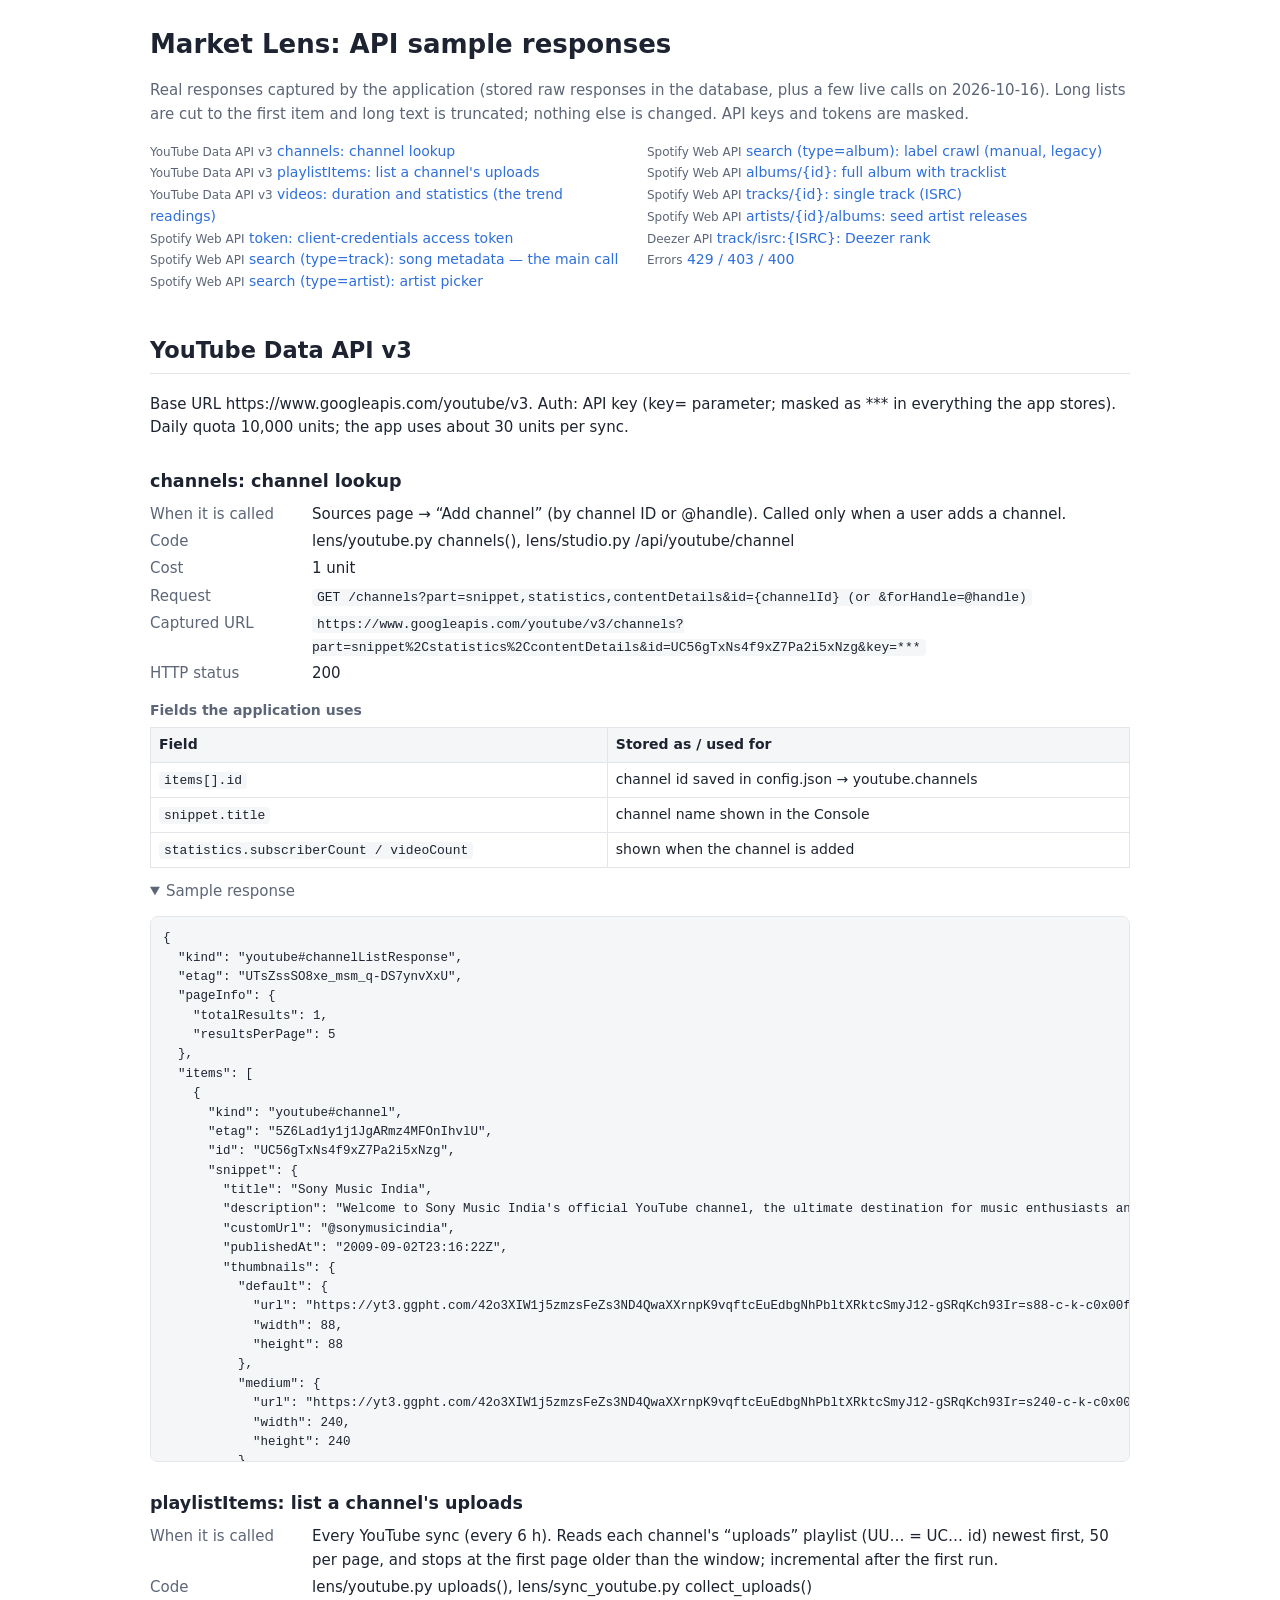
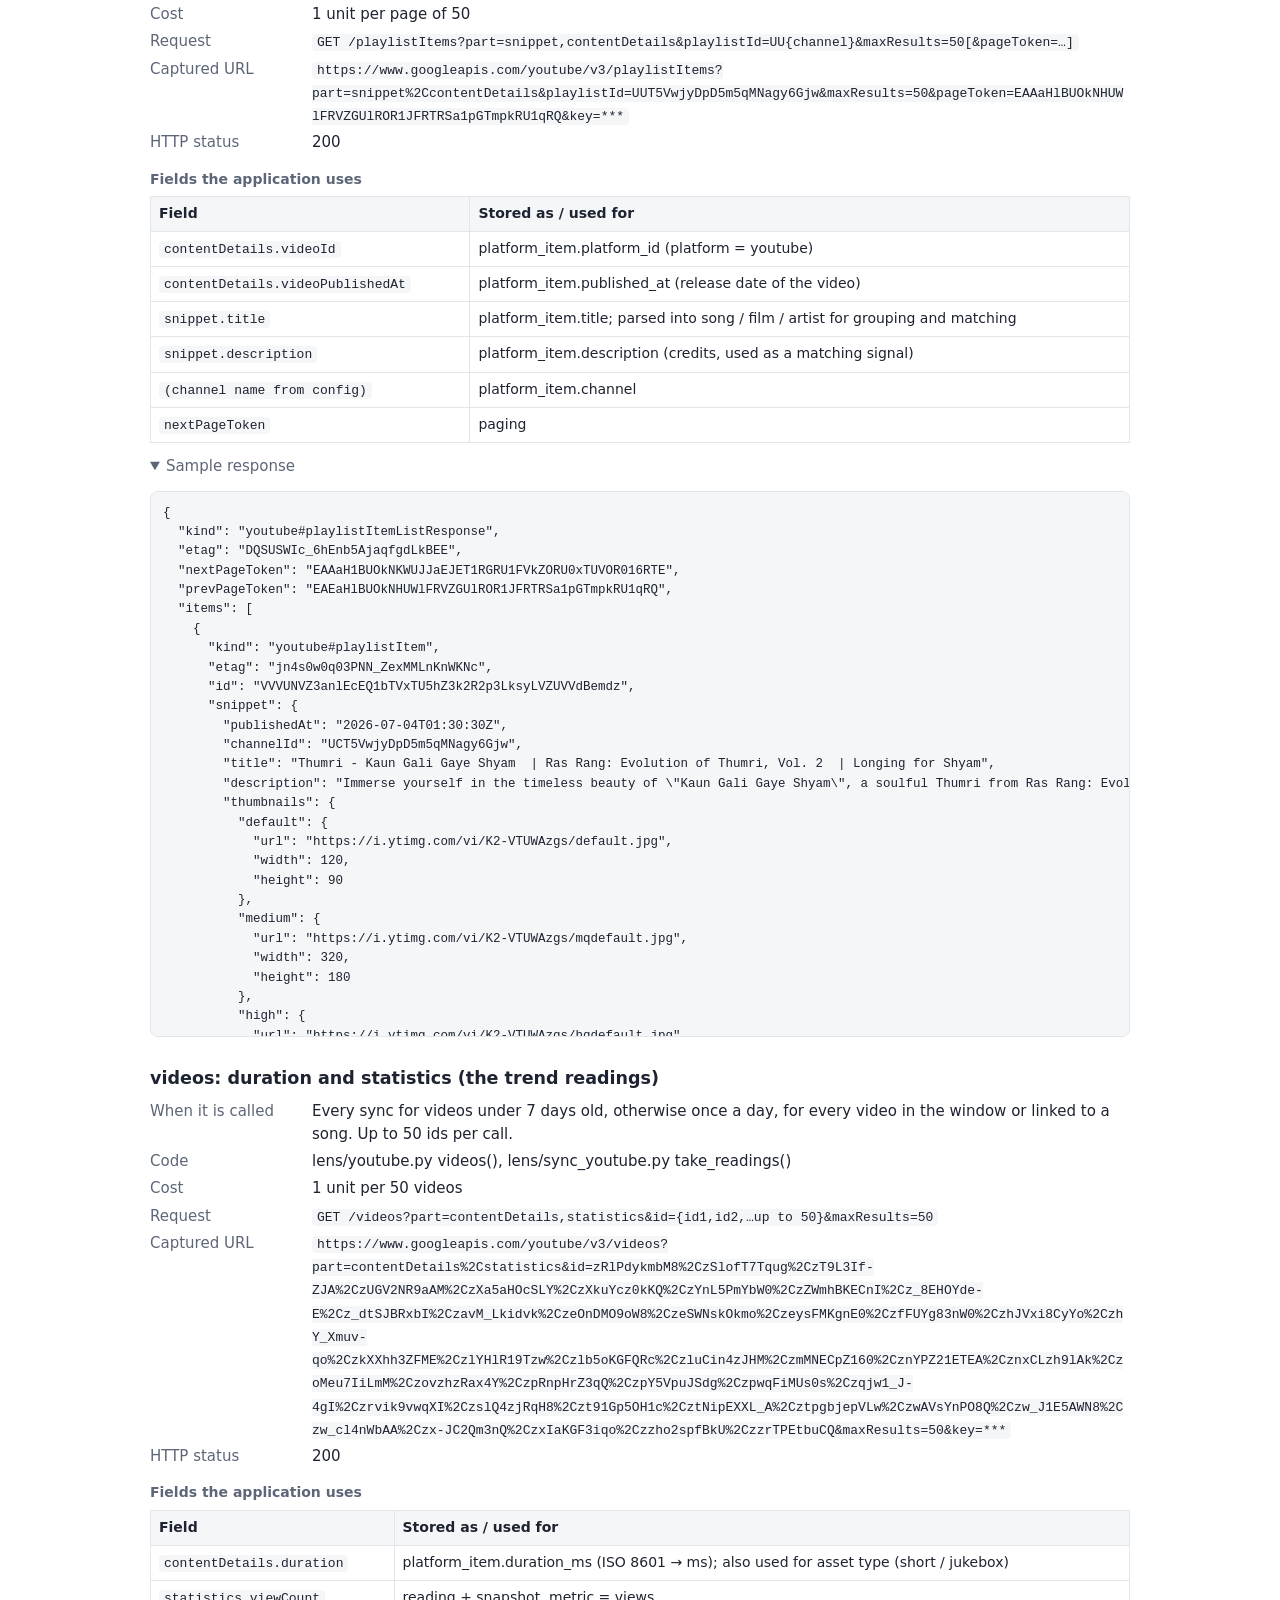
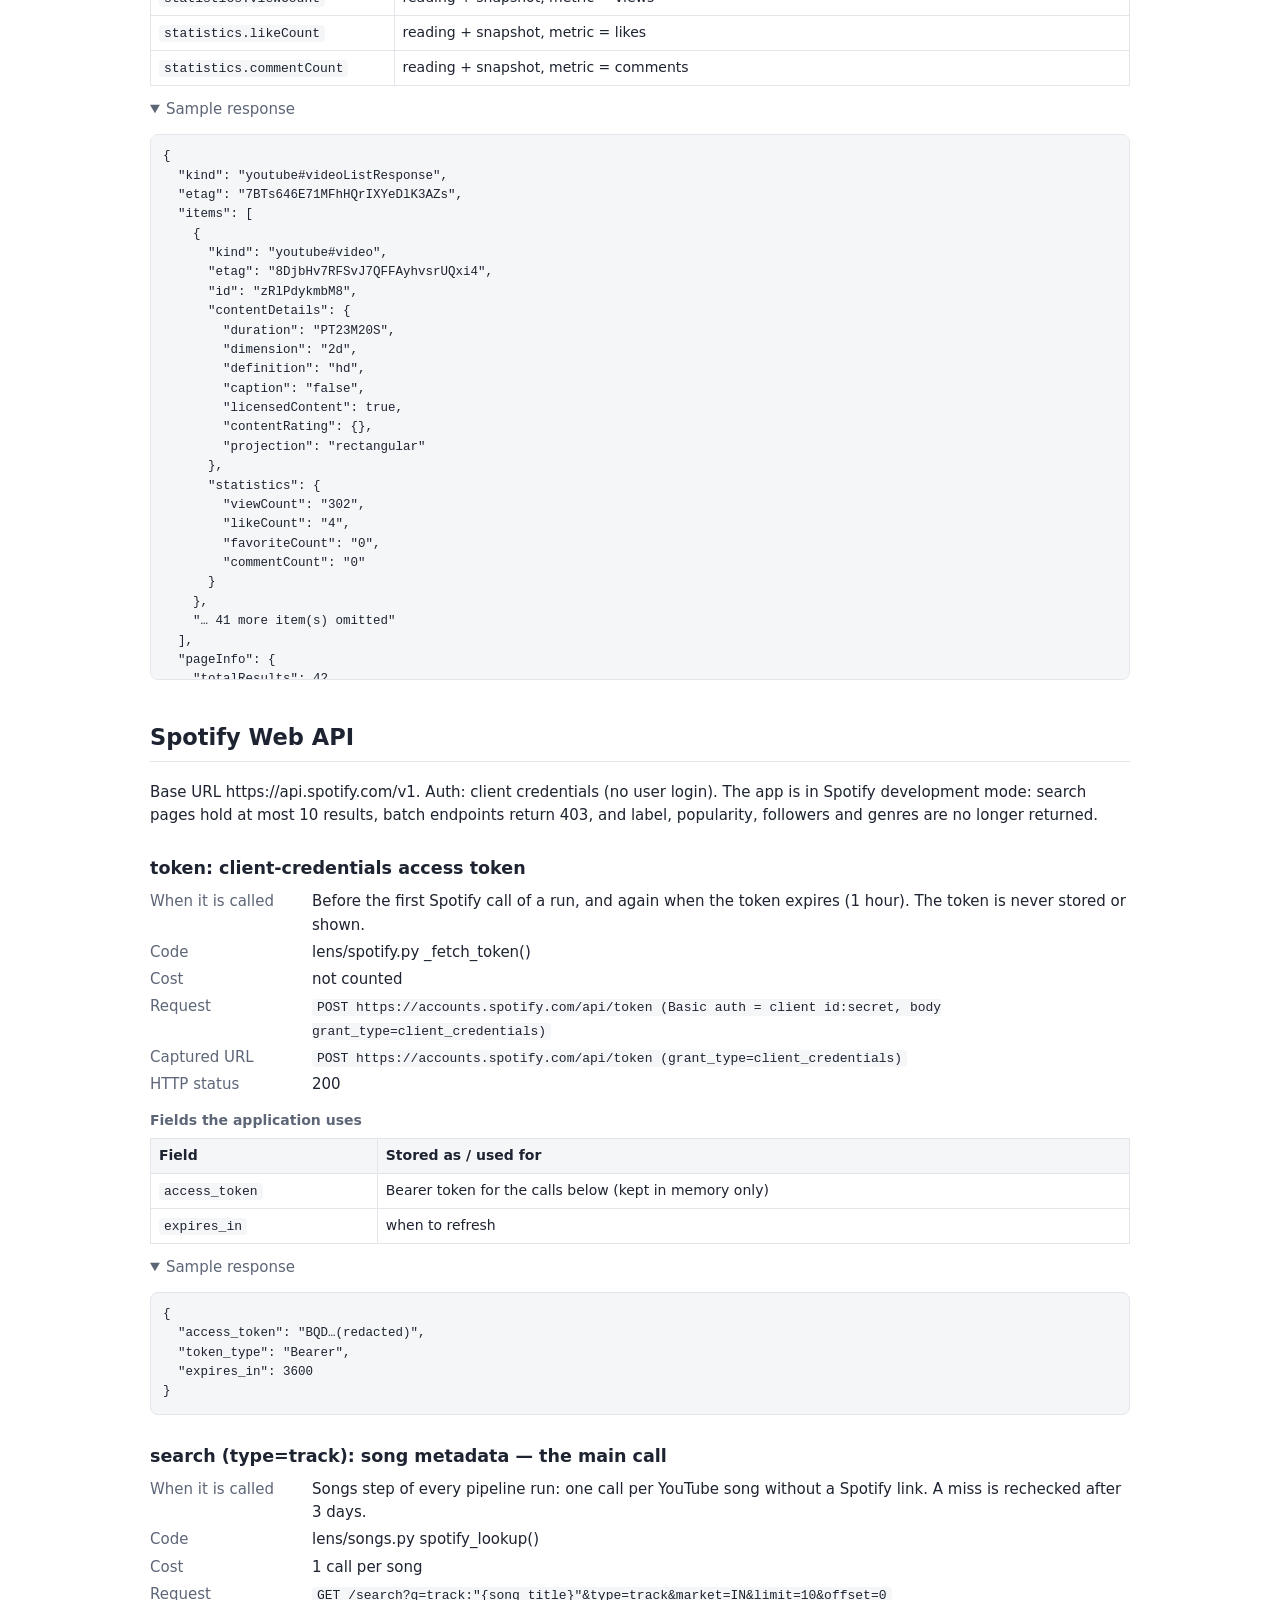
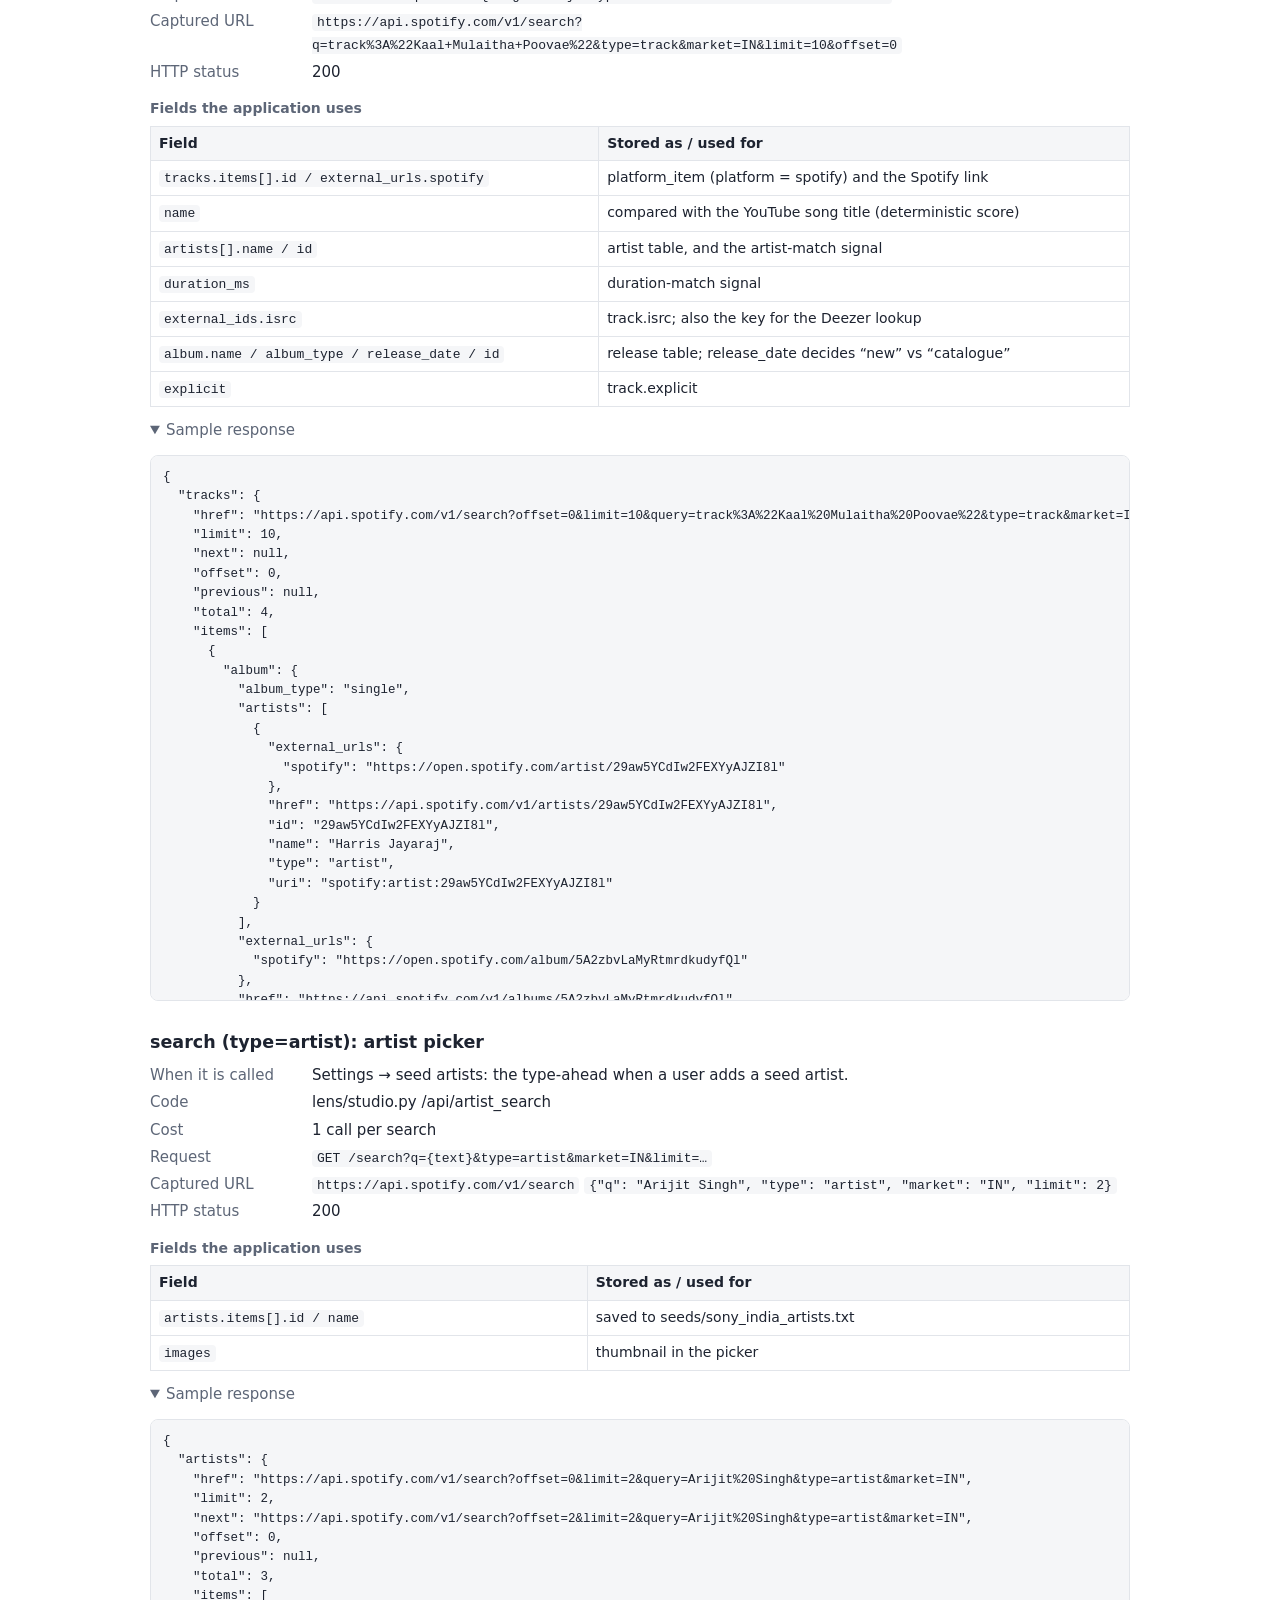
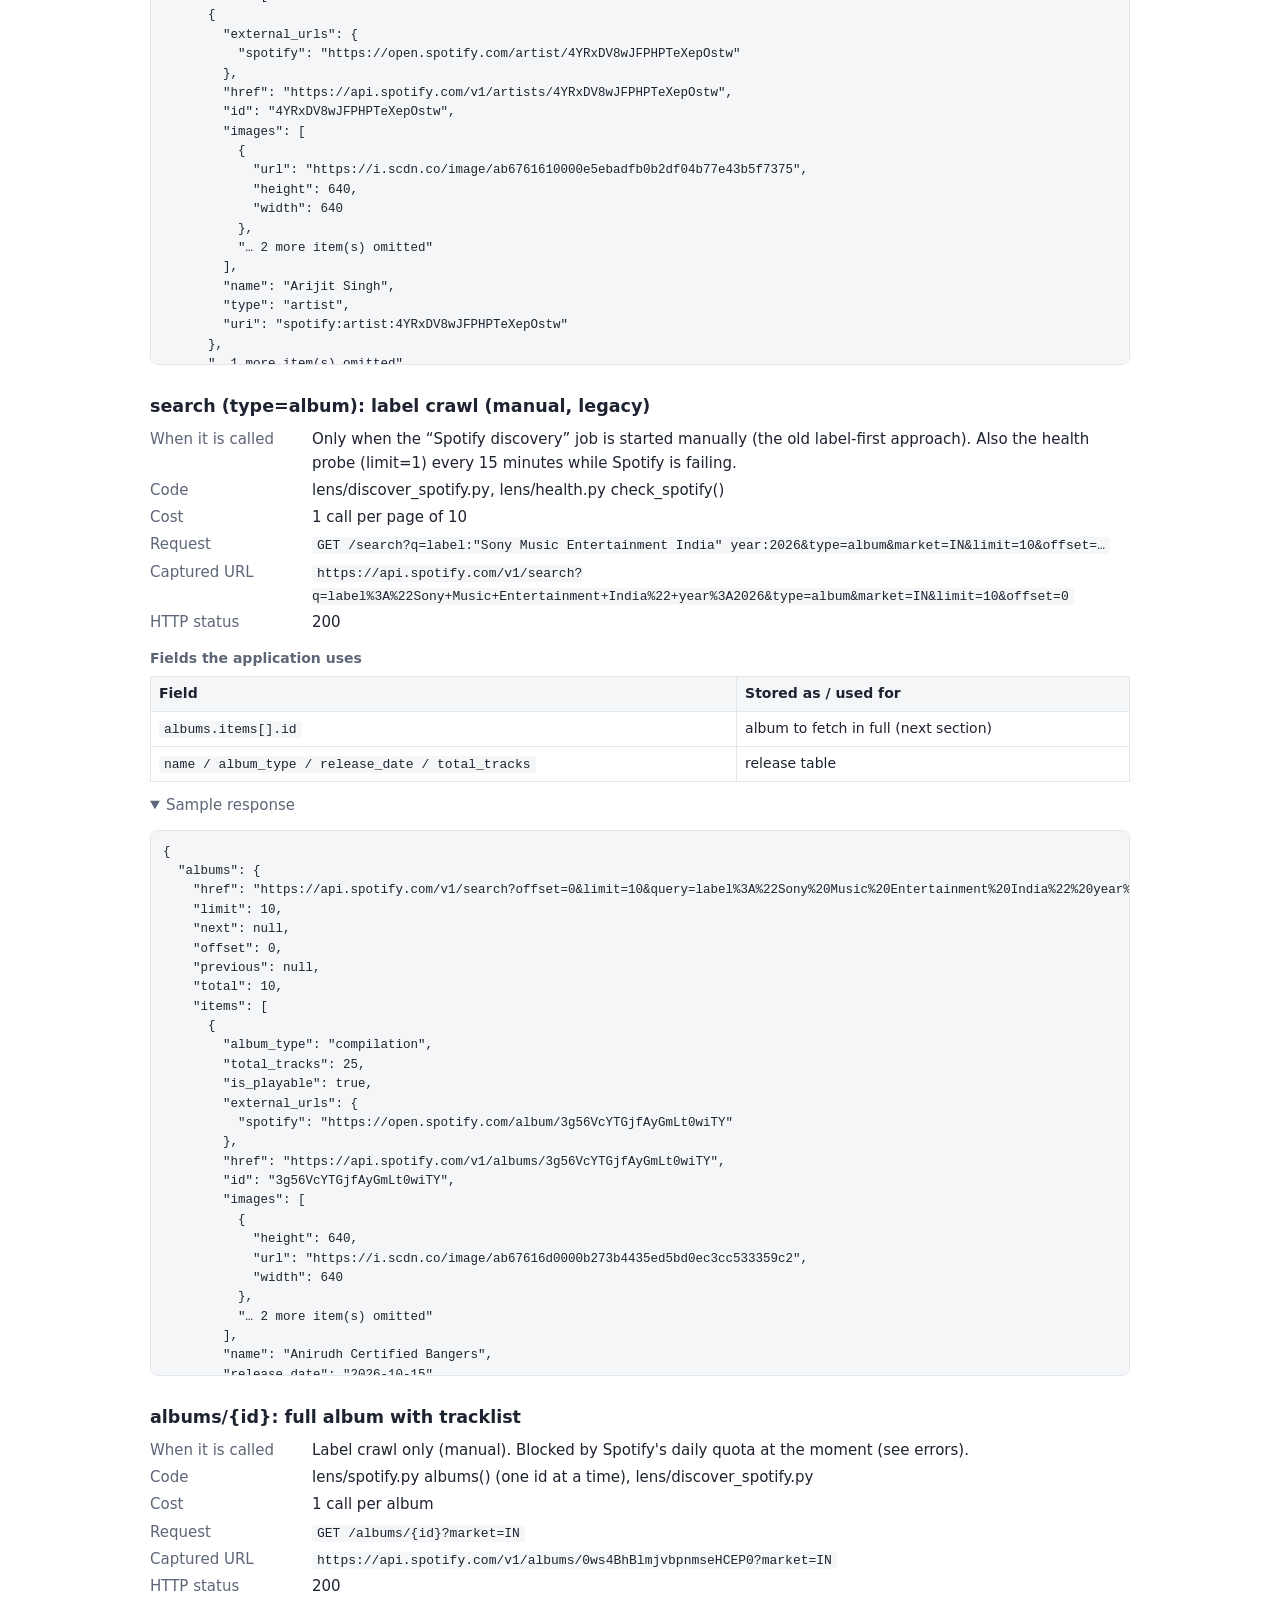
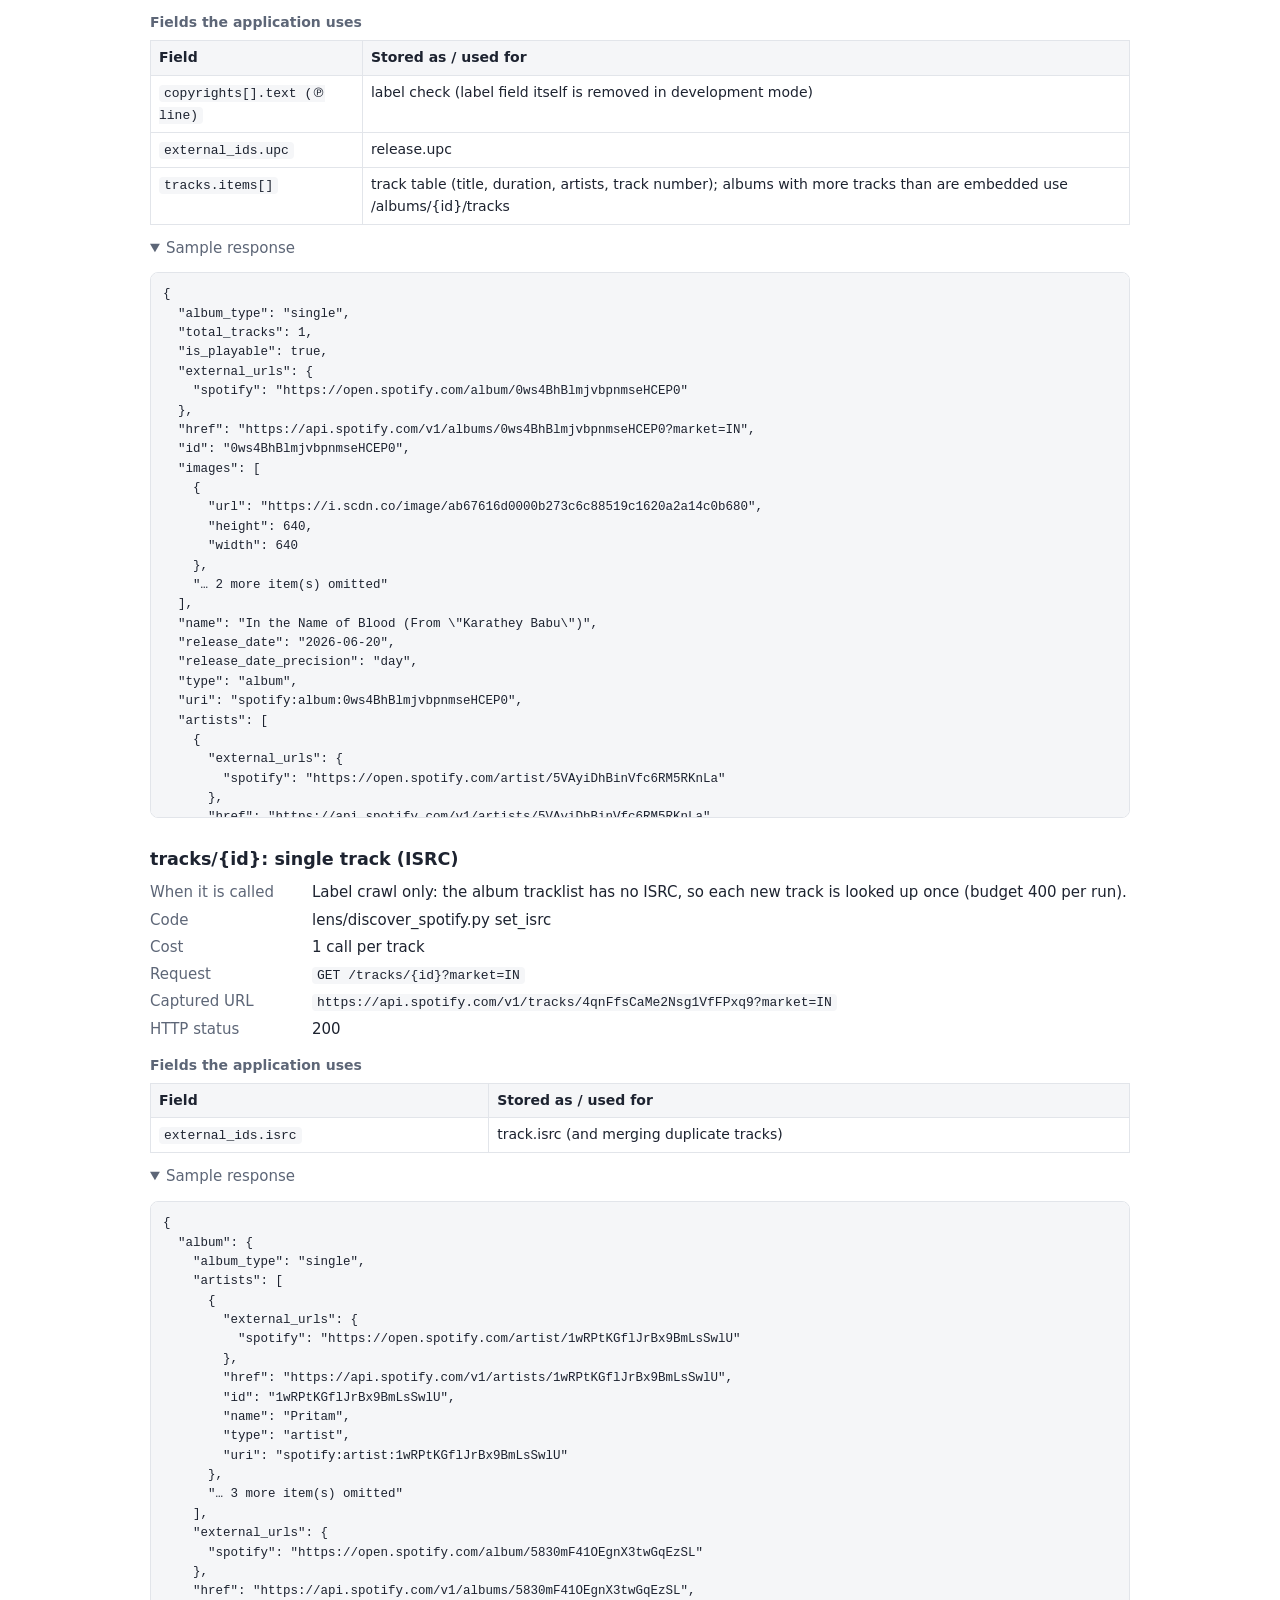
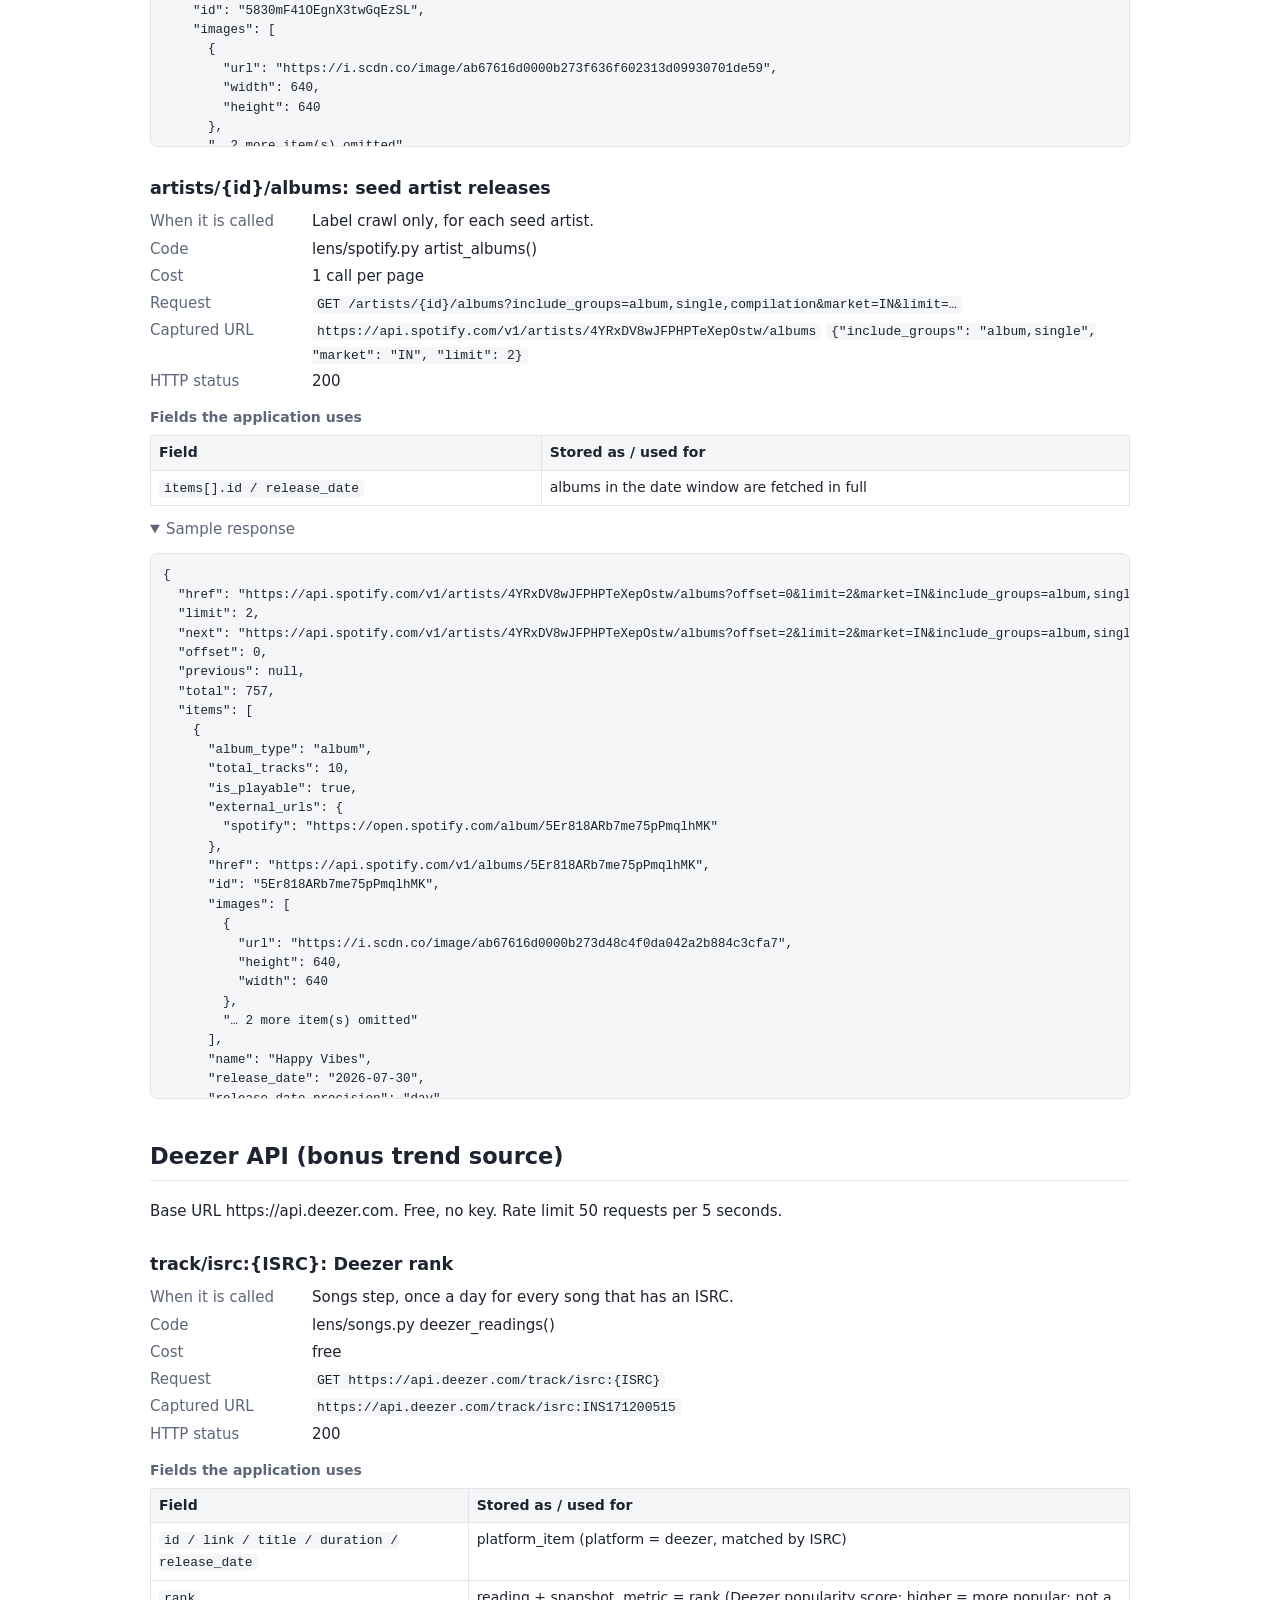
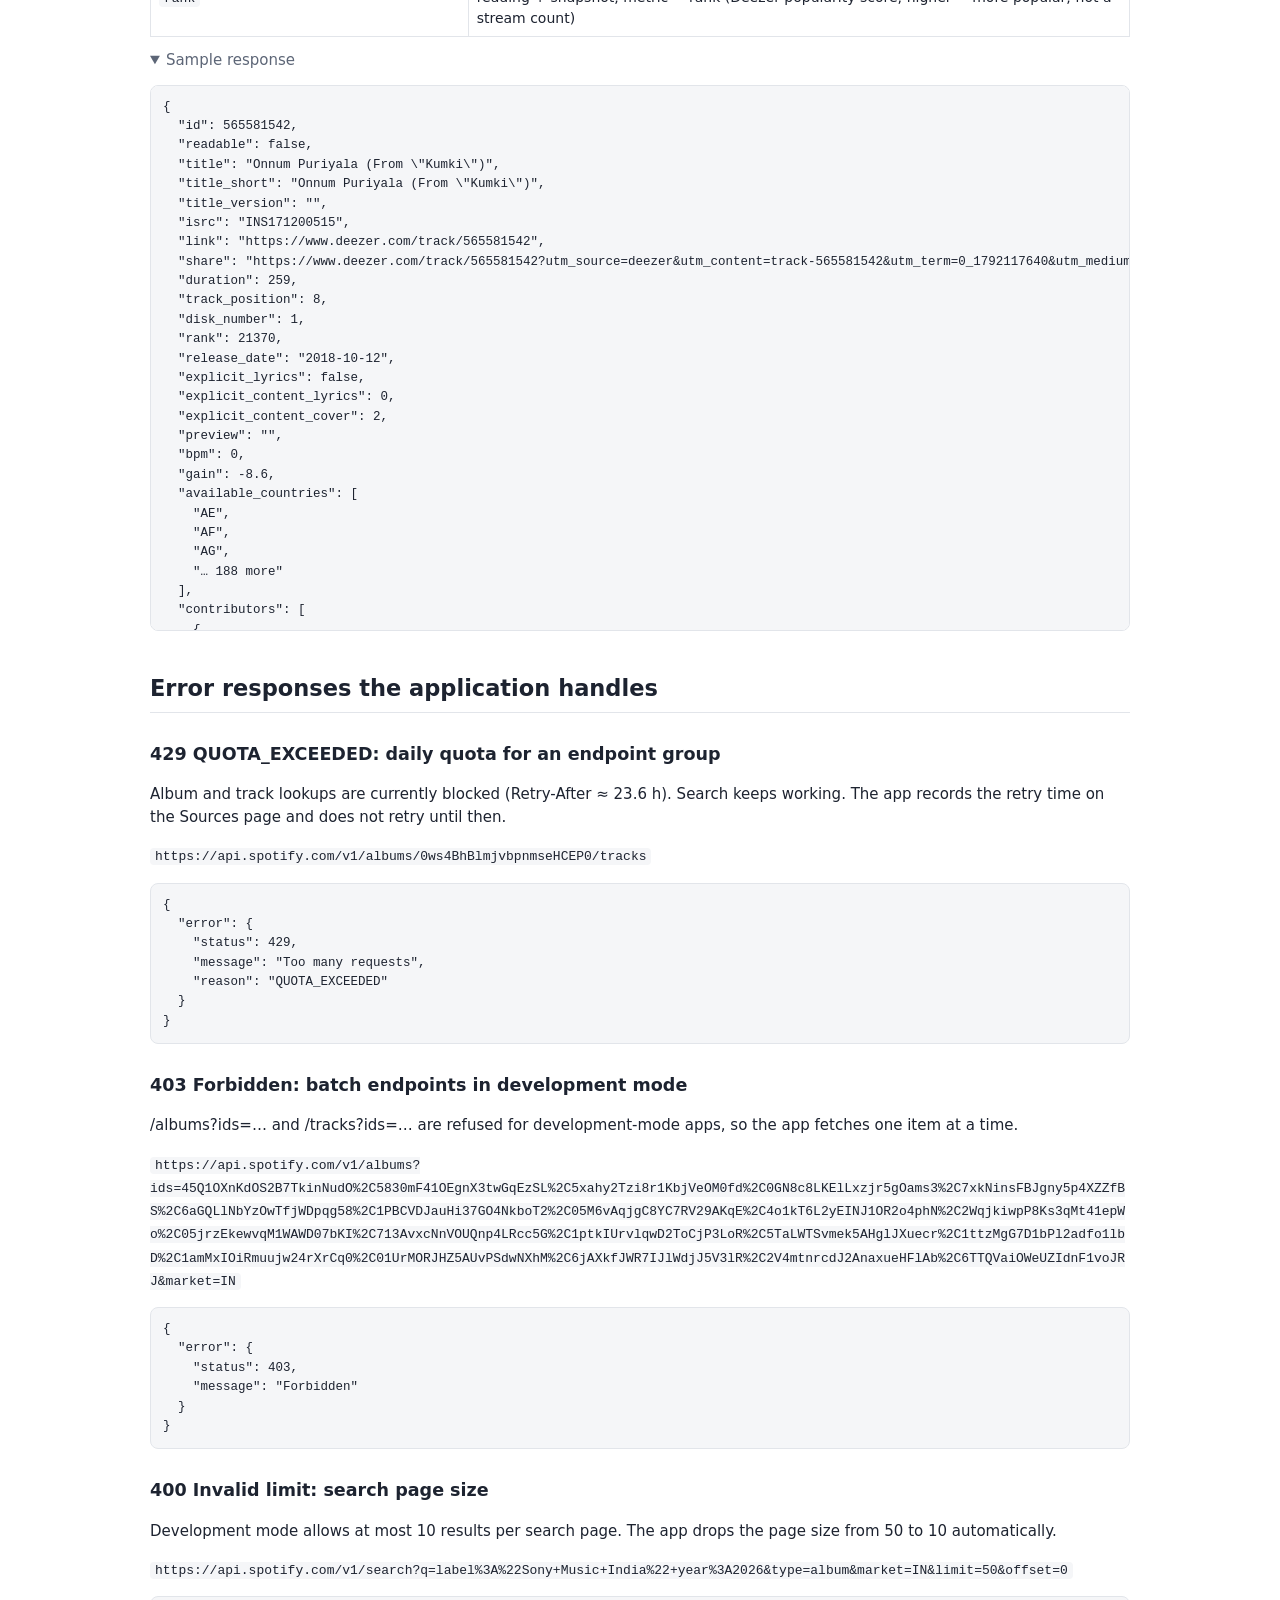
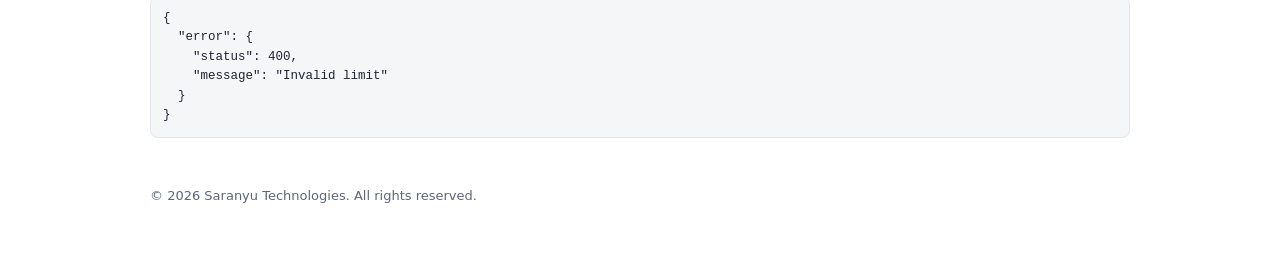
<file: lens/docs/API_SAMPLES.html>
<!doctype html><html lang="en"><head><meta charset="utf-8"><meta name="viewport" content="width=device-width,initial-scale=1">
<title>Market Lens API Samples</title><style>
:root{--bg:#fff;--fg:#1d2330;--mut:#5d6677;--line:#e2e5ea;--code:#f5f6f8;--acc:#2f6fdb}
@media (prefers-color-scheme:dark){:root:not([data-theme="light"]){--bg:#12151b;--fg:#e4e7ec;--mut:#9aa3b2;--line:#2a2f3a;--code:#1a1e26;--acc:#6ea0ff}}
:root[data-theme="dark"]{--bg:#12151b;--fg:#e4e7ec;--mut:#9aa3b2;--line:#2a2f3a;--code:#1a1e26;--acc:#6ea0ff}
body{background:var(--bg);color:var(--fg);font:15px/1.55 system-ui,-apple-system,Segoe UI,sans-serif;margin:0}
main{max-width:980px;margin:0 auto;padding:24px 16px 64px}
h1{font-size:26px;margin:0 0 6px} h2{margin-top:40px;border-bottom:1px solid var(--line);padding-bottom:6px}
h3{margin:28px 0 8px} h4{margin:14px 0 6px;font-size:14px;color:var(--mut)}
p,dd{color:var(--fg)} .lead{color:var(--mut)} a{color:var(--acc);text-decoration:none}
dl{display:grid;grid-template-columns:150px 1fr;gap:4px 12px;margin:0} dt{color:var(--mut)} dd{margin:0;overflow-wrap:anywhere}
@media (max-width:640px){dl{grid-template-columns:1fr} dt{margin-top:6px}}
code{background:var(--code);padding:1px 5px;border-radius:4px;font-size:13px;overflow-wrap:anywhere}
pre{background:var(--code);border:1px solid var(--line);border-radius:8px;padding:12px;overflow:auto;font-size:12.5px;max-height:520px}
table{border-collapse:collapse;width:100%;font-size:14px} td,th{border:1px solid var(--line);padding:6px 8px;text-align:left;vertical-align:top}
th{background:var(--code)} summary{cursor:pointer;color:var(--mut);margin:12px 0 4px}
ul.toc{list-style:none;padding:0;columns:2;font-size:14px} ul.toc span{color:var(--mut);font-size:12px}
@media (max-width:640px){ul.toc{columns:1}} footer{margin-top:48px;color:var(--mut);font-size:13px}
</style></head><body><main>
<h1>Market Lens: API sample responses</h1>
<p class="lead">Real responses captured by the application (stored raw responses in the database, plus a few live calls on 2026-10-16).
Long lists are cut to the first item and long text is truncated; nothing else is changed. API keys and tokens are masked.</p>
<ul class="toc"><li><a href='#yt_channels'><span>YouTube Data API v3</span> channels: channel lookup</a></li><li><a href='#yt_playlistItems'><span>YouTube Data API v3</span> playlistItems: list a channel&#x27;s uploads</a></li><li><a href='#yt_videos'><span>YouTube Data API v3</span> videos: duration and statistics (the trend readings)</a></li><li><a href='#sp_token'><span>Spotify Web API</span> token: client-credentials access token</a></li><li><a href='#sp_search_track'><span>Spotify Web API</span> search (type=track): song metadata — the main call</a></li><li><a href='#sp_search_artist'><span>Spotify Web API</span> search (type=artist): artist picker</a></li><li><a href='#sp_search_album'><span>Spotify Web API</span> search (type=album): label crawl (manual, legacy)</a></li><li><a href='#sp_album'><span>Spotify Web API</span> albums/{id}: full album with tracklist</a></li><li><a href='#sp_track'><span>Spotify Web API</span> tracks/{id}: single track (ISRC)</a></li><li><a href='#sp_artist_albums'><span>Spotify Web API</span> artists/{id}/albums: seed artist releases</a></li><li><a href='#dz_track'><span>Deezer API</span> track/isrc:{ISRC}: Deezer rank</a></li><li><a href="#errors"><span>Errors</span> 429 / 403 / 400</a></li></ul>
<h2>YouTube Data API v3</h2><p>Base URL https://www.googleapis.com/youtube/v3. Auth: API key (key= parameter; masked as *** in everything the app stores). Daily quota 10,000 units; the app uses about 30 units per sync.</p><section id="yt_channels"><h3>channels: channel lookup</h3>
<dl><dt>When it is called</dt><dd>Sources page → “Add channel” (by channel ID or @handle). Called only when a user adds a channel.</dd><dt>Code</dt><dd>lens/youtube.py channels(), lens/studio.py /api/youtube/channel</dd>
<dt>Cost</dt><dd>1 unit</dd><dt>Request</dt><dd><code>GET /channels?part=snippet,statistics,contentDetails&amp;id={channelId}  (or &amp;forHandle=@handle)</code></dd>
<dt>Captured URL</dt><dd><code>https://www.googleapis.com/youtube/v3/channels?part=snippet%2Cstatistics%2CcontentDetails&amp;id=UC56gTxNs4f9xZ7Pa2i5xNzg&amp;key=***</code></dd>
<dt>HTTP status</dt><dd>200</dd></dl>
<h4>Fields the application uses</h4><table><tr><th>Field</th><th>Stored as / used for</th></tr><tr><td><code>items[].id</code></td><td>channel id saved in config.json → youtube.channels</td></tr><tr><td><code>snippet.title</code></td><td>channel name shown in the Console</td></tr><tr><td><code>statistics.subscriberCount / videoCount</code></td><td>shown when the channel is added</td></tr></table>
<details open><summary>Sample response</summary><pre>{
  &quot;kind&quot;: &quot;youtube#channelListResponse&quot;,
  &quot;etag&quot;: &quot;UTsZssSO8xe_msm_q-DS7ynvXxU&quot;,
  &quot;pageInfo&quot;: {
    &quot;totalResults&quot;: 1,
    &quot;resultsPerPage&quot;: 5
  },
  &quot;items&quot;: [
    {
      &quot;kind&quot;: &quot;youtube#channel&quot;,
      &quot;etag&quot;: &quot;5Z6Lad1y1j1JgARmz4MFOnIhvlU&quot;,
      &quot;id&quot;: &quot;UC56gTxNs4f9xZ7Pa2i5xNzg&quot;,
      &quot;snippet&quot;: {
        &quot;title&quot;: &quot;Sony Music India&quot;,
        &quot;description&quot;: &quot;Welcome to Sony Music India&#x27;s official YouTube channel, the ultimate destination for music enthusiasts and fans of the Indian music scene. Immerse yourself in a world of melodies, rhythms, and harmonies as we proudly pre… (truncated)&quot;,
        &quot;customUrl&quot;: &quot;@sonymusicindia&quot;,
        &quot;publishedAt&quot;: &quot;2009-09-02T23:16:22Z&quot;,
        &quot;thumbnails&quot;: {
          &quot;default&quot;: {
            &quot;url&quot;: &quot;https://yt3.ggpht.com/42o3XIW1j5zmzsFeZs3ND4QwaXXrnpK9vqftcEuEdbgNhPbltXRktcSmyJ12-gSRqKch93Ir=s88-c-k-c0x00ffffff-no-rj&quot;,
            &quot;width&quot;: 88,
            &quot;height&quot;: 88
          },
          &quot;medium&quot;: {
            &quot;url&quot;: &quot;https://yt3.ggpht.com/42o3XIW1j5zmzsFeZs3ND4QwaXXrnpK9vqftcEuEdbgNhPbltXRktcSmyJ12-gSRqKch93Ir=s240-c-k-c0x00ffffff-no-rj&quot;,
            &quot;width&quot;: 240,
            &quot;height&quot;: 240
          },
          &quot;high&quot;: {
            &quot;url&quot;: &quot;https://yt3.ggpht.com/42o3XIW1j5zmzsFeZs3ND4QwaXXrnpK9vqftcEuEdbgNhPbltXRktcSmyJ12-gSRqKch93Ir=s800-c-k-c0x00ffffff-no-rj&quot;,
            &quot;width&quot;: 800,
            &quot;height&quot;: 800
          }
        },
        &quot;localized&quot;: {
          &quot;title&quot;: &quot;Sony Music India&quot;,
          &quot;description&quot;: &quot;Welcome to Sony Music India&#x27;s official YouTube channel, the ultimate destination for music enthusiasts and fans of the Indian music scene. Immerse yourself in a world of melodies, rhythms, and harmonies as we proudly pre… (truncated)&quot;
        },
        &quot;country&quot;: &quot;IN&quot;
      },
      &quot;contentDetails&quot;: {
        &quot;relatedPlaylists&quot;: {
          &quot;likes&quot;: &quot;&quot;,
          &quot;uploads&quot;: &quot;UU56gTxNs4f9xZ7Pa2i5xNzg&quot;
        }
      },
      &quot;statistics&quot;: {
        &quot;viewCount&quot;: &quot;86970097391&quot;,
        &quot;subscriberCount&quot;: &quot;73300000&quot;,
        &quot;hiddenSubscriberCount&quot;: false,
        &quot;videoCount&quot;: &quot;12656&quot;
      }
    }
  ]
}</pre></details></section><section id="yt_playlistItems"><h3>playlistItems: list a channel&#x27;s uploads</h3>
<dl><dt>When it is called</dt><dd>Every YouTube sync (every 6 h). Reads each channel&#x27;s “uploads” playlist (UU… = UC… id) newest first, 50 per page, and stops at the first page older than the window; incremental after the first run.</dd><dt>Code</dt><dd>lens/youtube.py uploads(), lens/sync_youtube.py collect_uploads()</dd>
<dt>Cost</dt><dd>1 unit per page of 50</dd><dt>Request</dt><dd><code>GET /playlistItems?part=snippet,contentDetails&amp;playlistId=UU{channel}&amp;maxResults=50[&amp;pageToken=…]</code></dd>
<dt>Captured URL</dt><dd><code>https://www.googleapis.com/youtube/v3/playlistItems?part=snippet%2CcontentDetails&amp;playlistId=UUT5VwjyDpD5m5qMNagy6Gjw&amp;maxResults=50&amp;pageToken=EAAaHlBUOkNHUWlFRVZGUlROR1JFRTRSa1pGTmpkRU1qRQ&amp;key=***</code></dd>
<dt>HTTP status</dt><dd>200</dd></dl>
<h4>Fields the application uses</h4><table><tr><th>Field</th><th>Stored as / used for</th></tr><tr><td><code>contentDetails.videoId</code></td><td>platform_item.platform_id (platform = youtube)</td></tr><tr><td><code>contentDetails.videoPublishedAt</code></td><td>platform_item.published_at (release date of the video)</td></tr><tr><td><code>snippet.title</code></td><td>platform_item.title; parsed into song / film / artist for grouping and matching</td></tr><tr><td><code>snippet.description</code></td><td>platform_item.description (credits, used as a matching signal)</td></tr><tr><td><code>(channel name from config)</code></td><td>platform_item.channel</td></tr><tr><td><code>nextPageToken</code></td><td>paging</td></tr></table>
<details open><summary>Sample response</summary><pre>{
  &quot;kind&quot;: &quot;youtube#playlistItemListResponse&quot;,
  &quot;etag&quot;: &quot;DQSUSWIc_6hEnb5AjaqfgdLkBEE&quot;,
  &quot;nextPageToken&quot;: &quot;EAAaH1BUOkNKWUJJaEJET1RGRU1FVkZORU0xTUVOR016RTE&quot;,
  &quot;prevPageToken&quot;: &quot;EAEaHlBUOkNHUWlFRVZGUlROR1JFRTRSa1pGTmpkRU1qRQ&quot;,
  &quot;items&quot;: [
    {
      &quot;kind&quot;: &quot;youtube#playlistItem&quot;,
      &quot;etag&quot;: &quot;jn4s0w0q03PNN_ZexMMLnKnWKNc&quot;,
      &quot;id&quot;: &quot;VVVUNVZ3anlEcEQ1bTVxTU5hZ3k2R2p3LksyLVZUVVdBemdz&quot;,
      &quot;snippet&quot;: {
        &quot;publishedAt&quot;: &quot;2026-07-04T01:30:30Z&quot;,
        &quot;channelId&quot;: &quot;UCT5VwjyDpD5m5qMNagy6Gjw&quot;,
        &quot;title&quot;: &quot;Thumri - Kaun Gali Gaye Shyam  | Ras Rang: Evolution of Thumri, Vol. 2  | Longing for Shyam&quot;,
        &quot;description&quot;: &quot;Immerse yourself in the timeless beauty of \&quot;Kaun Gali Gaye Shyam\&quot;, a soulful Thumri from Ras Rang: Evolution of Thumri, Vol. 2. Experience the rich emotions of love and longing through this elegant Hindustani classical m… (truncated)&quot;,
        &quot;thumbnails&quot;: {
          &quot;default&quot;: {
            &quot;url&quot;: &quot;https://i.ytimg.com/vi/K2-VTUWAzgs/default.jpg&quot;,
            &quot;width&quot;: 120,
            &quot;height&quot;: 90
          },
          &quot;medium&quot;: {
            &quot;url&quot;: &quot;https://i.ytimg.com/vi/K2-VTUWAzgs/mqdefault.jpg&quot;,
            &quot;width&quot;: 320,
            &quot;height&quot;: 180
          },
          &quot;high&quot;: {
            &quot;url&quot;: &quot;https://i.ytimg.com/vi/K2-VTUWAzgs/hqdefault.jpg&quot;,
            &quot;width&quot;: 480,
            &quot;height&quot;: 360
          },
          &quot;standard&quot;: {
            &quot;url&quot;: &quot;https://i.ytimg.com/vi/K2-VTUWAzgs/sddefault.jpg&quot;,
            &quot;width&quot;: 640,
            &quot;height&quot;: 480
          },
          &quot;maxres&quot;: {
            &quot;url&quot;: &quot;https://i.ytimg.com/vi/K2-VTUWAzgs/maxresdefault.jpg&quot;,
            &quot;width&quot;: 1280,
            &quot;height&quot;: 720
          },
          &quot;fhd&quot;: {
            &quot;url&quot;: &quot;https://i.ytimg.com/vi/K2-VTUWAzgs/fhddefault.jpg&quot;,
            &quot;width&quot;: 1920,
            &quot;height&quot;: 1080
          }
        },
        &quot;channelTitle&quot;: &quot;Sony Music India Classical&quot;,
        &quot;playlistId&quot;: &quot;UUT5VwjyDpD5m5qMNagy6Gjw&quot;,
        &quot;position&quot;: 100,
        &quot;resourceId&quot;: {
          &quot;kind&quot;: &quot;youtube#video&quot;,
          &quot;videoId&quot;: &quot;K2-VTUWAzgs&quot;
        },
        &quot;videoOwnerChannelTitle&quot;: &quot;Sony Music India Classical&quot;,
        &quot;videoOwnerChannelId&quot;: &quot;UCT5VwjyDpD5m5qMNagy6Gjw&quot;
      },
      &quot;contentDetails&quot;: {
        &quot;videoId&quot;: &quot;K2-VTUWAzgs&quot;,
        &quot;videoPublishedAt&quot;: &quot;2026-07-04T01:30:30Z&quot;
      }
    },
    &quot;… 49 more item(s) omitted&quot;
  ],
  &quot;pageInfo&quot;: {
    &quot;totalResults&quot;: 515,
    &quot;resultsPerPage&quot;: 50
  }
}</pre></details></section><section id="yt_videos"><h3>videos: duration and statistics (the trend readings)</h3>
<dl><dt>When it is called</dt><dd>Every sync for videos under 7 days old, otherwise once a day, for every video in the window or linked to a song. Up to 50 ids per call.</dd><dt>Code</dt><dd>lens/youtube.py videos(), lens/sync_youtube.py take_readings()</dd>
<dt>Cost</dt><dd>1 unit per 50 videos</dd><dt>Request</dt><dd><code>GET /videos?part=contentDetails,statistics&amp;id={id1,id2,…up to 50}&amp;maxResults=50</code></dd>
<dt>Captured URL</dt><dd><code>https://www.googleapis.com/youtube/v3/videos?part=contentDetails%2Cstatistics&amp;id=zRlPdykmbM8%2CzSlofT7Tqug%2CzT9L3If-ZJA%2CzUGV2NR9aAM%2CzXa5aHOcSLY%2CzXkuYcz0kKQ%2CzYnL5PmYbW0%2CzZWmhBKECnI%2Cz_8EHOYde-E%2Cz_dtSJBRxbI%2CzavM_Lkidvk%2CzeOnDMO9oW8%2CzeSWNskOkmo%2CzeysFMKgnE0%2CzfFUYg83nW0%2CzhJVxi8CyYo%2CzhY_Xmuv-qo%2CzkXXhh3ZFME%2CzlYHlR19Tzw%2Czlb5oKGFQRc%2CzluCin4zJHM%2CzmMNECpZ160%2CznYPZ21ETEA%2CznxCLzh9lAk%2CzoMeu7IiLmM%2CzovzhzRax4Y%2CzpRnpHrZ3qQ%2CzpY5VpuJSdg%2CzpwqFiMUs0s%2Czqjw1_J-4gI%2Czrvik9vwqXI%2CzslQ4zjRqH8%2Czt91Gp5OH1c%2CztNipEXXL_A%2CztpgbjepVLw%2CzwAVsYnPO8Q%2Czw_J1E5AWN8%2Czw_cl4nWbAA%2Czx-JC2Qm3nQ%2CzxIaKGF3iqo%2Czzho2spfBkU%2CzzrTPEtbuCQ&amp;maxResults=50&amp;key=***</code></dd>
<dt>HTTP status</dt><dd>200</dd></dl>
<h4>Fields the application uses</h4><table><tr><th>Field</th><th>Stored as / used for</th></tr><tr><td><code>contentDetails.duration</code></td><td>platform_item.duration_ms (ISO 8601 → ms); also used for asset type (short / jukebox)</td></tr><tr><td><code>statistics.viewCount</code></td><td>reading + snapshot, metric = views</td></tr><tr><td><code>statistics.likeCount</code></td><td>reading + snapshot, metric = likes</td></tr><tr><td><code>statistics.commentCount</code></td><td>reading + snapshot, metric = comments</td></tr></table>
<details open><summary>Sample response</summary><pre>{
  &quot;kind&quot;: &quot;youtube#videoListResponse&quot;,
  &quot;etag&quot;: &quot;7BTs646E71MFhHQrIXYeDlK3AZs&quot;,
  &quot;items&quot;: [
    {
      &quot;kind&quot;: &quot;youtube#video&quot;,
      &quot;etag&quot;: &quot;8DjbHv7RFSvJ7QFFAyhvsrUQxi4&quot;,
      &quot;id&quot;: &quot;zRlPdykmbM8&quot;,
      &quot;contentDetails&quot;: {
        &quot;duration&quot;: &quot;PT23M20S&quot;,
        &quot;dimension&quot;: &quot;2d&quot;,
        &quot;definition&quot;: &quot;hd&quot;,
        &quot;caption&quot;: &quot;false&quot;,
        &quot;licensedContent&quot;: true,
        &quot;contentRating&quot;: {},
        &quot;projection&quot;: &quot;rectangular&quot;
      },
      &quot;statistics&quot;: {
        &quot;viewCount&quot;: &quot;302&quot;,
        &quot;likeCount&quot;: &quot;4&quot;,
        &quot;favoriteCount&quot;: &quot;0&quot;,
        &quot;commentCount&quot;: &quot;0&quot;
      }
    },
    &quot;… 41 more item(s) omitted&quot;
  ],
  &quot;pageInfo&quot;: {
    &quot;totalResults&quot;: 42,
    &quot;resultsPerPage&quot;: 42
  }
}</pre></details></section><h2>Spotify Web API</h2><p>Base URL https://api.spotify.com/v1. Auth: client credentials (no user login). The app is in Spotify development mode: search pages hold at most 10 results, batch endpoints return 403, and label, popularity, followers and genres are no longer returned.</p><section id="sp_token"><h3>token: client-credentials access token</h3>
<dl><dt>When it is called</dt><dd>Before the first Spotify call of a run, and again when the token expires (1 hour). The token is never stored or shown.</dd><dt>Code</dt><dd>lens/spotify.py _fetch_token()</dd>
<dt>Cost</dt><dd>not counted</dd><dt>Request</dt><dd><code>POST https://accounts.spotify.com/api/token  (Basic auth = client id:secret, body grant_type=client_credentials)</code></dd>
<dt>Captured URL</dt><dd><code>POST https://accounts.spotify.com/api/token  (grant_type=client_credentials)</code></dd>
<dt>HTTP status</dt><dd>200</dd></dl>
<h4>Fields the application uses</h4><table><tr><th>Field</th><th>Stored as / used for</th></tr><tr><td><code>access_token</code></td><td>Bearer token for the calls below (kept in memory only)</td></tr><tr><td><code>expires_in</code></td><td>when to refresh</td></tr></table>
<details open><summary>Sample response</summary><pre>{
  &quot;access_token&quot;: &quot;BQD…(redacted)&quot;,
  &quot;token_type&quot;: &quot;Bearer&quot;,
  &quot;expires_in&quot;: 3600
}</pre></details></section><section id="sp_search_track"><h3>search (type=track): song metadata — the main call</h3>
<dl><dt>When it is called</dt><dd>Songs step of every pipeline run: one call per YouTube song without a Spotify link. A miss is rechecked after 3 days.</dd><dt>Code</dt><dd>lens/songs.py spotify_lookup()</dd>
<dt>Cost</dt><dd>1 call per song</dd><dt>Request</dt><dd><code>GET /search?q=track:&quot;{song title}&quot;&amp;type=track&amp;market=IN&amp;limit=10&amp;offset=0</code></dd>
<dt>Captured URL</dt><dd><code>https://api.spotify.com/v1/search?q=track%3A%22Kaal+Mulaitha+Poovae%22&amp;type=track&amp;market=IN&amp;limit=10&amp;offset=0</code></dd>
<dt>HTTP status</dt><dd>200</dd></dl>
<h4>Fields the application uses</h4><table><tr><th>Field</th><th>Stored as / used for</th></tr><tr><td><code>tracks.items[].id / external_urls.spotify</code></td><td>platform_item (platform = spotify) and the Spotify link</td></tr><tr><td><code>name</code></td><td>compared with the YouTube song title (deterministic score)</td></tr><tr><td><code>artists[].name / id</code></td><td>artist table, and the artist-match signal</td></tr><tr><td><code>duration_ms</code></td><td>duration-match signal</td></tr><tr><td><code>external_ids.isrc</code></td><td>track.isrc; also the key for the Deezer lookup</td></tr><tr><td><code>album.name / album_type / release_date / id</code></td><td>release table; release_date decides “new” vs “catalogue”</td></tr><tr><td><code>explicit</code></td><td>track.explicit</td></tr></table>
<details open><summary>Sample response</summary><pre>{
  &quot;tracks&quot;: {
    &quot;href&quot;: &quot;https://api.spotify.com/v1/search?offset=0&amp;limit=10&amp;query=track%3A%22Kaal%20Mulaitha%20Poovae%22&amp;type=track&amp;market=IN&quot;,
    &quot;limit&quot;: 10,
    &quot;next&quot;: null,
    &quot;offset&quot;: 0,
    &quot;previous&quot;: null,
    &quot;total&quot;: 4,
    &quot;items&quot;: [
      {
        &quot;album&quot;: {
          &quot;album_type&quot;: &quot;single&quot;,
          &quot;artists&quot;: [
            {
              &quot;external_urls&quot;: {
                &quot;spotify&quot;: &quot;https://open.spotify.com/artist/29aw5YCdIw2FEXYyAJZI8l&quot;
              },
              &quot;href&quot;: &quot;https://api.spotify.com/v1/artists/29aw5YCdIw2FEXYyAJZI8l&quot;,
              &quot;id&quot;: &quot;29aw5YCdIw2FEXYyAJZI8l&quot;,
              &quot;name&quot;: &quot;Harris Jayaraj&quot;,
              &quot;type&quot;: &quot;artist&quot;,
              &quot;uri&quot;: &quot;spotify:artist:29aw5YCdIw2FEXYyAJZI8l&quot;
            }
          ],
          &quot;external_urls&quot;: {
            &quot;spotify&quot;: &quot;https://open.spotify.com/album/5A2zbvLaMyRtmrdkudyfQl&quot;
          },
          &quot;href&quot;: &quot;https://api.spotify.com/v1/albums/5A2zbvLaMyRtmrdkudyfQl&quot;,
          &quot;id&quot;: &quot;5A2zbvLaMyRtmrdkudyfQl&quot;,
          &quot;images&quot;: [
            {
              &quot;height&quot;: 640,
              &quot;width&quot;: 640,
              &quot;url&quot;: &quot;https://i.scdn.co/image/ab67616d0000b273360b04bb0a79239fc91f2ffe&quot;
            },
            &quot;… 2 more item(s) omitted&quot;
          ],
          &quot;is_playable&quot;: true,
          &quot;name&quot;: &quot;Maattrraan (Original Motion Picture Soundtrack)&quot;,
          &quot;release_date&quot;: &quot;2012-08-10&quot;,
          &quot;release_date_precision&quot;: &quot;day&quot;,
          &quot;total_tracks&quot;: 5,
          &quot;type&quot;: &quot;album&quot;,
          &quot;uri&quot;: &quot;spotify:album:5A2zbvLaMyRtmrdkudyfQl&quot;
        },
        &quot;artists&quot;: [
          {
            &quot;external_urls&quot;: {
              &quot;spotify&quot;: &quot;https://open.spotify.com/artist/29aw5YCdIw2FEXYyAJZI8l&quot;
            },
            &quot;href&quot;: &quot;https://api.spotify.com/v1/artists/29aw5YCdIw2FEXYyAJZI8l&quot;,
            &quot;id&quot;: &quot;29aw5YCdIw2FEXYyAJZI8l&quot;,
            &quot;name&quot;: &quot;Harris Jayaraj&quot;,
            &quot;type&quot;: &quot;artist&quot;,
            &quot;uri&quot;: &quot;spotify:artist:29aw5YCdIw2FEXYyAJZI8l&quot;
          },
          &quot;… 4 more item(s) omitted&quot;
        ],
        &quot;disc_number&quot;: 1,
        &quot;duration_ms&quot;: 330320,
        &quot;explicit&quot;: false,
        &quot;external_ids&quot;: {
          &quot;isrc&quot;: &quot;INS171200564&quot;
        },
        &quot;external_urls&quot;: {
          &quot;spotify&quot;: &quot;https://open.spotify.com/track/1jR3y5I3SZ7ey8g4OKxodr&quot;
        },
        &quot;href&quot;: &quot;https://api.spotify.com/v1/tracks/1jR3y5I3SZ7ey8g4OKxodr&quot;,
        &quot;id&quot;: &quot;1jR3y5I3SZ7ey8g4OKxodr&quot;,
        &quot;is_local&quot;: false,
        &quot;is_playable&quot;: true,
        &quot;name&quot;: &quot;Kaal Mulaitha Poovae&quot;,
        &quot;track_number&quot;: 5,
        &quot;type&quot;: &quot;track&quot;,
        &quot;uri&quot;: &quot;spotify:track:1jR3y5I3SZ7ey8g4OKxodr&quot;
      },
      &quot;… 3 more item(s) omitted&quot;
    ]
  }
}</pre></details></section><section id="sp_search_artist"><h3>search (type=artist): artist picker</h3>
<dl><dt>When it is called</dt><dd>Settings → seed artists: the type-ahead when a user adds a seed artist.</dd><dt>Code</dt><dd>lens/studio.py /api/artist_search</dd>
<dt>Cost</dt><dd>1 call per search</dd><dt>Request</dt><dd><code>GET /search?q={text}&amp;type=artist&amp;market=IN&amp;limit=…</code></dd>
<dt>Captured URL</dt><dd><code>https://api.spotify.com/v1/search</code> <code>{&quot;q&quot;: &quot;Arijit Singh&quot;, &quot;type&quot;: &quot;artist&quot;, &quot;market&quot;: &quot;IN&quot;, &quot;limit&quot;: 2}</code></dd>
<dt>HTTP status</dt><dd>200</dd></dl>
<h4>Fields the application uses</h4><table><tr><th>Field</th><th>Stored as / used for</th></tr><tr><td><code>artists.items[].id / name</code></td><td>saved to seeds/sony_india_artists.txt</td></tr><tr><td><code>images</code></td><td>thumbnail in the picker</td></tr></table>
<details open><summary>Sample response</summary><pre>{
  &quot;artists&quot;: {
    &quot;href&quot;: &quot;https://api.spotify.com/v1/search?offset=0&amp;limit=2&amp;query=Arijit%20Singh&amp;type=artist&amp;market=IN&quot;,
    &quot;limit&quot;: 2,
    &quot;next&quot;: &quot;https://api.spotify.com/v1/search?offset=2&amp;limit=2&amp;query=Arijit%20Singh&amp;type=artist&amp;market=IN&quot;,
    &quot;offset&quot;: 0,
    &quot;previous&quot;: null,
    &quot;total&quot;: 3,
    &quot;items&quot;: [
      {
        &quot;external_urls&quot;: {
          &quot;spotify&quot;: &quot;https://open.spotify.com/artist/4YRxDV8wJFPHPTeXepOstw&quot;
        },
        &quot;href&quot;: &quot;https://api.spotify.com/v1/artists/4YRxDV8wJFPHPTeXepOstw&quot;,
        &quot;id&quot;: &quot;4YRxDV8wJFPHPTeXepOstw&quot;,
        &quot;images&quot;: [
          {
            &quot;url&quot;: &quot;https://i.scdn.co/image/ab6761610000e5ebadfb0b2df04b77e43b5f7375&quot;,
            &quot;height&quot;: 640,
            &quot;width&quot;: 640
          },
          &quot;… 2 more item(s) omitted&quot;
        ],
        &quot;name&quot;: &quot;Arijit Singh&quot;,
        &quot;type&quot;: &quot;artist&quot;,
        &quot;uri&quot;: &quot;spotify:artist:4YRxDV8wJFPHPTeXepOstw&quot;
      },
      &quot;… 1 more item(s) omitted&quot;
    ]
  }
}</pre></details></section><section id="sp_search_album"><h3>search (type=album): label crawl (manual, legacy)</h3>
<dl><dt>When it is called</dt><dd>Only when the “Spotify discovery” job is started manually (the old label-first approach). Also the health probe (limit=1) every 15 minutes while Spotify is failing.</dd><dt>Code</dt><dd>lens/discover_spotify.py, lens/health.py check_spotify()</dd>
<dt>Cost</dt><dd>1 call per page of 10</dd><dt>Request</dt><dd><code>GET /search?q=label:&quot;Sony Music Entertainment India&quot; year:2026&amp;type=album&amp;market=IN&amp;limit=10&amp;offset=…</code></dd>
<dt>Captured URL</dt><dd><code>https://api.spotify.com/v1/search?q=label%3A%22Sony+Music+Entertainment+India%22+year%3A2026&amp;type=album&amp;market=IN&amp;limit=10&amp;offset=0</code></dd>
<dt>HTTP status</dt><dd>200</dd></dl>
<h4>Fields the application uses</h4><table><tr><th>Field</th><th>Stored as / used for</th></tr><tr><td><code>albums.items[].id</code></td><td>album to fetch in full (next section)</td></tr><tr><td><code>name / album_type / release_date / total_tracks</code></td><td>release table</td></tr></table>
<details open><summary>Sample response</summary><pre>{
  &quot;albums&quot;: {
    &quot;href&quot;: &quot;https://api.spotify.com/v1/search?offset=0&amp;limit=10&amp;query=label%3A%22Sony%20Music%20Entertainment%20India%22%20year%3A2026&amp;type=album&amp;market=IN&quot;,
    &quot;limit&quot;: 10,
    &quot;next&quot;: null,
    &quot;offset&quot;: 0,
    &quot;previous&quot;: null,
    &quot;total&quot;: 10,
    &quot;items&quot;: [
      {
        &quot;album_type&quot;: &quot;compilation&quot;,
        &quot;total_tracks&quot;: 25,
        &quot;is_playable&quot;: true,
        &quot;external_urls&quot;: {
          &quot;spotify&quot;: &quot;https://open.spotify.com/album/3g56VcYTGjfAyGmLt0wiTY&quot;
        },
        &quot;href&quot;: &quot;https://api.spotify.com/v1/albums/3g56VcYTGjfAyGmLt0wiTY&quot;,
        &quot;id&quot;: &quot;3g56VcYTGjfAyGmLt0wiTY&quot;,
        &quot;images&quot;: [
          {
            &quot;height&quot;: 640,
            &quot;url&quot;: &quot;https://i.scdn.co/image/ab67616d0000b273b4435ed5bd0ec3cc533359c2&quot;,
            &quot;width&quot;: 640
          },
          &quot;… 2 more item(s) omitted&quot;
        ],
        &quot;name&quot;: &quot;Anirudh Certified Bangers&quot;,
        &quot;release_date&quot;: &quot;2026-10-15&quot;,
        &quot;release_date_precision&quot;: &quot;day&quot;,
        &quot;type&quot;: &quot;album&quot;,
        &quot;uri&quot;: &quot;spotify:album:3g56VcYTGjfAyGmLt0wiTY&quot;,
        &quot;artists&quot;: [
          {
            &quot;external_urls&quot;: {
              &quot;spotify&quot;: &quot;https://open.spotify.com/artist/4zCH9qm4R2DADamUHMCa6O&quot;
            },
            &quot;href&quot;: &quot;https://api.spotify.com/v1/artists/4zCH9qm4R2DADamUHMCa6O&quot;,
            &quot;id&quot;: &quot;4zCH9qm4R2DADamUHMCa6O&quot;,
            &quot;name&quot;: &quot;Anirudh Ravichander&quot;,
            &quot;type&quot;: &quot;artist&quot;,
            &quot;uri&quot;: &quot;spotify:artist:4zCH9qm4R2DADamUHMCa6O&quot;
          }
        ]
      },
      &quot;… 9 more item(s) omitted&quot;
    ]
  }
}</pre></details></section><section id="sp_album"><h3>albums/{id}: full album with tracklist</h3>
<dl><dt>When it is called</dt><dd>Label crawl only (manual). Blocked by Spotify&#x27;s daily quota at the moment (see errors).</dd><dt>Code</dt><dd>lens/spotify.py albums() (one id at a time), lens/discover_spotify.py</dd>
<dt>Cost</dt><dd>1 call per album</dd><dt>Request</dt><dd><code>GET /albums/{id}?market=IN</code></dd>
<dt>Captured URL</dt><dd><code>https://api.spotify.com/v1/albums/0ws4BhBlmjvbpnmseHCEP0?market=IN</code></dd>
<dt>HTTP status</dt><dd>200</dd></dl>
<h4>Fields the application uses</h4><table><tr><th>Field</th><th>Stored as / used for</th></tr><tr><td><code>copyrights[].text (℗ line)</code></td><td>label check (label field itself is removed in development mode)</td></tr><tr><td><code>external_ids.upc</code></td><td>release.upc</td></tr><tr><td><code>tracks.items[]</code></td><td>track table (title, duration, artists, track number); albums with more tracks than are embedded use /albums/{id}/tracks</td></tr></table>
<details open><summary>Sample response</summary><pre>{
  &quot;album_type&quot;: &quot;single&quot;,
  &quot;total_tracks&quot;: 1,
  &quot;is_playable&quot;: true,
  &quot;external_urls&quot;: {
    &quot;spotify&quot;: &quot;https://open.spotify.com/album/0ws4BhBlmjvbpnmseHCEP0&quot;
  },
  &quot;href&quot;: &quot;https://api.spotify.com/v1/albums/0ws4BhBlmjvbpnmseHCEP0?market=IN&quot;,
  &quot;id&quot;: &quot;0ws4BhBlmjvbpnmseHCEP0&quot;,
  &quot;images&quot;: [
    {
      &quot;url&quot;: &quot;https://i.scdn.co/image/ab67616d0000b273c6c88519c1620a2a14c0b680&quot;,
      &quot;height&quot;: 640,
      &quot;width&quot;: 640
    },
    &quot;… 2 more item(s) omitted&quot;
  ],
  &quot;name&quot;: &quot;In the Name of Blood (From \&quot;Karathey Babu\&quot;)&quot;,
  &quot;release_date&quot;: &quot;2026-06-20&quot;,
  &quot;release_date_precision&quot;: &quot;day&quot;,
  &quot;type&quot;: &quot;album&quot;,
  &quot;uri&quot;: &quot;spotify:album:0ws4BhBlmjvbpnmseHCEP0&quot;,
  &quot;artists&quot;: [
    {
      &quot;external_urls&quot;: {
        &quot;spotify&quot;: &quot;https://open.spotify.com/artist/5VAyiDhBinVfc6RM5RKnLa&quot;
      },
      &quot;href&quot;: &quot;https://api.spotify.com/v1/artists/5VAyiDhBinVfc6RM5RKnLa&quot;,
      &quot;id&quot;: &quot;5VAyiDhBinVfc6RM5RKnLa&quot;,
      &quot;name&quot;: &quot;Sam C.S.&quot;,
      &quot;type&quot;: &quot;artist&quot;,
      &quot;uri&quot;: &quot;spotify:artist:5VAyiDhBinVfc6RM5RKnLa&quot;
    },
    &quot;… 1 more item(s) omitted&quot;
  ],
  &quot;tracks&quot;: {
    &quot;href&quot;: &quot;https://api.spotify.com/v1/albums/0ws4BhBlmjvbpnmseHCEP0/tracks?offset=0&amp;limit=50&amp;market=IN&quot;,
    &quot;limit&quot;: 50,
    &quot;next&quot;: null,
    &quot;offset&quot;: 0,
    &quot;previous&quot;: null,
    &quot;total&quot;: 1,
    &quot;items&quot;: [
      {
        &quot;artists&quot;: [
          {
            &quot;external_urls&quot;: {
              &quot;spotify&quot;: &quot;https://open.spotify.com/artist/5VAyiDhBinVfc6RM5RKnLa&quot;
            },
            &quot;href&quot;: &quot;https://api.spotify.com/v1/artists/5VAyiDhBinVfc6RM5RKnLa&quot;,
            &quot;id&quot;: &quot;5VAyiDhBinVfc6RM5RKnLa&quot;,
            &quot;name&quot;: &quot;Sam C.S.&quot;,
            &quot;type&quot;: &quot;artist&quot;,
            &quot;uri&quot;: &quot;spotify:artist:5VAyiDhBinVfc6RM5RKnLa&quot;
          },
          &quot;… 1 more item(s) omitted&quot;
        ],
        &quot;disc_number&quot;: 1,
        &quot;duration_ms&quot;: 124704,
        &quot;explicit&quot;: false,
        &quot;external_urls&quot;: {
          &quot;spotify&quot;: &quot;https://open.spotify.com/track/4nRi7EYAtsMLjbOoOI70eB&quot;
        },
        &quot;href&quot;: &quot;https://api.spotify.com/v1/tracks/4nRi7EYAtsMLjbOoOI70eB&quot;,
        &quot;id&quot;: &quot;4nRi7EYAtsMLjbOoOI70eB&quot;,
        &quot;is_playable&quot;: true,
        &quot;name&quot;: &quot;In the Name of Blood (From \&quot;Karathey Babu\&quot;)&quot;,
        &quot;track_number&quot;: 1,
        &quot;type&quot;: &quot;track&quot;,
        &quot;uri&quot;: &quot;spotify:track:4nRi7EYAtsMLjbOoOI70eB&quot;,
        &quot;is_local&quot;: false
      }
    ]
  },
  &quot;copyrights&quot;: [
    {
      &quot;text&quot;: &quot;(P) 2026 Sony Music Entertainment India Pvt. Ltd.&quot;,
      &quot;type&quot;: &quot;P&quot;
    }
  ],
  &quot;external_ids&quot;: {
    &quot;upc&quot;: &quot;196874538616&quot;
  },
  &quot;genres&quot;: []
}</pre></details></section><section id="sp_track"><h3>tracks/{id}: single track (ISRC)</h3>
<dl><dt>When it is called</dt><dd>Label crawl only: the album tracklist has no ISRC, so each new track is looked up once (budget 400 per run).</dd><dt>Code</dt><dd>lens/discover_spotify.py set_isrc</dd>
<dt>Cost</dt><dd>1 call per track</dd><dt>Request</dt><dd><code>GET /tracks/{id}?market=IN</code></dd>
<dt>Captured URL</dt><dd><code>https://api.spotify.com/v1/tracks/4qnFfsCaMe2Nsg1VfFPxq9?market=IN</code></dd>
<dt>HTTP status</dt><dd>200</dd></dl>
<h4>Fields the application uses</h4><table><tr><th>Field</th><th>Stored as / used for</th></tr><tr><td><code>external_ids.isrc</code></td><td>track.isrc (and merging duplicate tracks)</td></tr></table>
<details open><summary>Sample response</summary><pre>{
  &quot;album&quot;: {
    &quot;album_type&quot;: &quot;single&quot;,
    &quot;artists&quot;: [
      {
        &quot;external_urls&quot;: {
          &quot;spotify&quot;: &quot;https://open.spotify.com/artist/1wRPtKGflJrBx9BmLsSwlU&quot;
        },
        &quot;href&quot;: &quot;https://api.spotify.com/v1/artists/1wRPtKGflJrBx9BmLsSwlU&quot;,
        &quot;id&quot;: &quot;1wRPtKGflJrBx9BmLsSwlU&quot;,
        &quot;name&quot;: &quot;Pritam&quot;,
        &quot;type&quot;: &quot;artist&quot;,
        &quot;uri&quot;: &quot;spotify:artist:1wRPtKGflJrBx9BmLsSwlU&quot;
      },
      &quot;… 3 more item(s) omitted&quot;
    ],
    &quot;external_urls&quot;: {
      &quot;spotify&quot;: &quot;https://open.spotify.com/album/5830mF41OEgnX3twGqEzSL&quot;
    },
    &quot;href&quot;: &quot;https://api.spotify.com/v1/albums/5830mF41OEgnX3twGqEzSL&quot;,
    &quot;id&quot;: &quot;5830mF41OEgnX3twGqEzSL&quot;,
    &quot;images&quot;: [
      {
        &quot;url&quot;: &quot;https://i.scdn.co/image/ab67616d0000b273f636f602313d09930701de59&quot;,
        &quot;width&quot;: 640,
        &quot;height&quot;: 640
      },
      &quot;… 2 more item(s) omitted&quot;
    ],
    &quot;is_playable&quot;: true,
    &quot;name&quot;: &quot;Bandhu 2.0 (From \&quot;Cocktail 2\&quot;)&quot;,
    &quot;release_date&quot;: &quot;2026-06-17&quot;,
    &quot;release_date_precision&quot;: &quot;day&quot;,
    &quot;total_tracks&quot;: 1,
    &quot;type&quot;: &quot;album&quot;,
    &quot;uri&quot;: &quot;spotify:album:5830mF41OEgnX3twGqEzSL&quot;
  },
  &quot;artists&quot;: [
    {
      &quot;external_urls&quot;: {
        &quot;spotify&quot;: &quot;https://open.spotify.com/artist/1wRPtKGflJrBx9BmLsSwlU&quot;
      },
      &quot;href&quot;: &quot;https://api.spotify.com/v1/artists/1wRPtKGflJrBx9BmLsSwlU&quot;,
      &quot;id&quot;: &quot;1wRPtKGflJrBx9BmLsSwlU&quot;,
      &quot;name&quot;: &quot;Pritam&quot;,
      &quot;type&quot;: &quot;artist&quot;,
      &quot;uri&quot;: &quot;spotify:artist:1wRPtKGflJrBx9BmLsSwlU&quot;
    },
    &quot;… 3 more item(s) omitted&quot;
  ],
  &quot;disc_number&quot;: 1,
  &quot;duration_ms&quot;: 221777,
  &quot;explicit&quot;: false,
  &quot;external_ids&quot;: {
    &quot;isrc&quot;: &quot;INS172605214&quot;
  },
  &quot;external_urls&quot;: {
    &quot;spotify&quot;: &quot;https://open.spotify.com/track/4qnFfsCaMe2Nsg1VfFPxq9&quot;
  },
  &quot;href&quot;: &quot;https://api.spotify.com/v1/tracks/4qnFfsCaMe2Nsg1VfFPxq9&quot;,
  &quot;id&quot;: &quot;4qnFfsCaMe2Nsg1VfFPxq9&quot;,
  &quot;is_local&quot;: false,
  &quot;is_playable&quot;: true,
  &quot;name&quot;: &quot;Bandhu 2.0 (From \&quot;Cocktail 2\&quot;)&quot;,
  &quot;track_number&quot;: 1,
  &quot;type&quot;: &quot;track&quot;,
  &quot;uri&quot;: &quot;spotify:track:4qnFfsCaMe2Nsg1VfFPxq9&quot;
}</pre></details></section><section id="sp_artist_albums"><h3>artists/{id}/albums: seed artist releases</h3>
<dl><dt>When it is called</dt><dd>Label crawl only, for each seed artist.</dd><dt>Code</dt><dd>lens/spotify.py artist_albums()</dd>
<dt>Cost</dt><dd>1 call per page</dd><dt>Request</dt><dd><code>GET /artists/{id}/albums?include_groups=album,single,compilation&amp;market=IN&amp;limit=…</code></dd>
<dt>Captured URL</dt><dd><code>https://api.spotify.com/v1/artists/4YRxDV8wJFPHPTeXepOstw/albums</code> <code>{&quot;include_groups&quot;: &quot;album,single&quot;, &quot;market&quot;: &quot;IN&quot;, &quot;limit&quot;: 2}</code></dd>
<dt>HTTP status</dt><dd>200</dd></dl>
<h4>Fields the application uses</h4><table><tr><th>Field</th><th>Stored as / used for</th></tr><tr><td><code>items[].id / release_date</code></td><td>albums in the date window are fetched in full</td></tr></table>
<details open><summary>Sample response</summary><pre>{
  &quot;href&quot;: &quot;https://api.spotify.com/v1/artists/4YRxDV8wJFPHPTeXepOstw/albums?offset=0&amp;limit=2&amp;market=IN&amp;include_groups=album,single&quot;,
  &quot;limit&quot;: 2,
  &quot;next&quot;: &quot;https://api.spotify.com/v1/artists/4YRxDV8wJFPHPTeXepOstw/albums?offset=2&amp;limit=2&amp;market=IN&amp;include_groups=album,single&quot;,
  &quot;offset&quot;: 0,
  &quot;previous&quot;: null,
  &quot;total&quot;: 757,
  &quot;items&quot;: [
    {
      &quot;album_type&quot;: &quot;album&quot;,
      &quot;total_tracks&quot;: 10,
      &quot;is_playable&quot;: true,
      &quot;external_urls&quot;: {
        &quot;spotify&quot;: &quot;https://open.spotify.com/album/5Er818ARb7me75pPmqlhMK&quot;
      },
      &quot;href&quot;: &quot;https://api.spotify.com/v1/albums/5Er818ARb7me75pPmqlhMK&quot;,
      &quot;id&quot;: &quot;5Er818ARb7me75pPmqlhMK&quot;,
      &quot;images&quot;: [
        {
          &quot;url&quot;: &quot;https://i.scdn.co/image/ab67616d0000b273d48c4f0da042a2b884c3cfa7&quot;,
          &quot;height&quot;: 640,
          &quot;width&quot;: 640
        },
        &quot;… 2 more item(s) omitted&quot;
      ],
      &quot;name&quot;: &quot;Happy Vibes&quot;,
      &quot;release_date&quot;: &quot;2026-07-30&quot;,
      &quot;release_date_precision&quot;: &quot;day&quot;,
      &quot;type&quot;: &quot;album&quot;,
      &quot;uri&quot;: &quot;spotify:album:5Er818ARb7me75pPmqlhMK&quot;,
      &quot;artists&quot;: [
        {
          &quot;external_urls&quot;: {
            &quot;spotify&quot;: &quot;https://open.spotify.com/artist/0oOet2f43PA68X5RxKobEy&quot;
          },
          &quot;href&quot;: &quot;https://api.spotify.com/v1/artists/0oOet2f43PA68X5RxKobEy&quot;,
          &quot;id&quot;: &quot;0oOet2f43PA68X5RxKobEy&quot;,
          &quot;name&quot;: &quot;Shreya Ghoshal&quot;,
          &quot;type&quot;: &quot;artist&quot;,
          &quot;uri&quot;: &quot;spotify:artist:0oOet2f43PA68X5RxKobEy&quot;
        },
        &quot;… 3 more item(s) omitted&quot;
      ]
    },
    &quot;… 1 more item(s) omitted&quot;
  ]
}</pre></details></section><h2>Deezer API (bonus trend source)</h2><p>Base URL https://api.deezer.com. Free, no key. Rate limit 50 requests per 5 seconds.</p><section id="dz_track"><h3>track/isrc:{ISRC}: Deezer rank</h3>
<dl><dt>When it is called</dt><dd>Songs step, once a day for every song that has an ISRC.</dd><dt>Code</dt><dd>lens/songs.py deezer_readings()</dd>
<dt>Cost</dt><dd>free</dd><dt>Request</dt><dd><code>GET https://api.deezer.com/track/isrc:{ISRC}</code></dd>
<dt>Captured URL</dt><dd><code>https://api.deezer.com/track/isrc:INS171200515</code></dd>
<dt>HTTP status</dt><dd>200</dd></dl>
<h4>Fields the application uses</h4><table><tr><th>Field</th><th>Stored as / used for</th></tr><tr><td><code>id / link / title / duration / release_date</code></td><td>platform_item (platform = deezer, matched by ISRC)</td></tr><tr><td><code>rank</code></td><td>reading + snapshot, metric = rank (Deezer popularity score; higher = more popular; not a stream count)</td></tr></table>
<details open><summary>Sample response</summary><pre>{
  &quot;id&quot;: 565581542,
  &quot;readable&quot;: false,
  &quot;title&quot;: &quot;Onnum Puriyala (From \&quot;Kumki\&quot;)&quot;,
  &quot;title_short&quot;: &quot;Onnum Puriyala (From \&quot;Kumki\&quot;)&quot;,
  &quot;title_version&quot;: &quot;&quot;,
  &quot;isrc&quot;: &quot;INS171200515&quot;,
  &quot;link&quot;: &quot;https://www.deezer.com/track/565581542&quot;,
  &quot;share&quot;: &quot;https://www.deezer.com/track/565581542?utm_source=deezer&amp;utm_content=track-565581542&amp;utm_term=0_1792117640&amp;utm_medium=web&quot;,
  &quot;duration&quot;: 259,
  &quot;track_position&quot;: 8,
  &quot;disk_number&quot;: 1,
  &quot;rank&quot;: 21370,
  &quot;release_date&quot;: &quot;2018-10-12&quot;,
  &quot;explicit_lyrics&quot;: false,
  &quot;explicit_content_lyrics&quot;: 0,
  &quot;explicit_content_cover&quot;: 2,
  &quot;preview&quot;: &quot;&quot;,
  &quot;bpm&quot;: 0,
  &quot;gain&quot;: -8.6,
  &quot;available_countries&quot;: [
    &quot;AE&quot;,
    &quot;AF&quot;,
    &quot;AG&quot;,
    &quot;… 188 more&quot;
  ],
  &quot;contributors&quot;: [
    {
      &quot;id&quot;: 298792,
      &quot;name&quot;: &quot;D. Imman&quot;,
      &quot;link&quot;: &quot;https://www.deezer.com/artist/298792&quot;,
      &quot;share&quot;: &quot;https://www.deezer.com/artist/298792?utm_source=deezer&amp;utm_content=artist-298792&amp;utm_term=0_1792117640&amp;utm_medium=web&quot;,
      &quot;picture&quot;: &quot;https://api.deezer.com/artist/298792/image&quot;,
      &quot;picture_small&quot;: &quot;https://cdn-images.dzcdn.net/images/artist/b7f064e7e78b9bf3eb1ac62839c731cd/56x56-000000-80-0-0.jpg&quot;,
      &quot;picture_medium&quot;: &quot;https://cdn-images.dzcdn.net/images/artist/b7f064e7e78b9bf3eb1ac62839c731cd/250x250-000000-80-0-0.jpg&quot;,
      &quot;picture_big&quot;: &quot;https://cdn-images.dzcdn.net/images/artist/b7f064e7e78b9bf3eb1ac62839c731cd/500x500-000000-80-0-0.jpg&quot;,
      &quot;picture_xl&quot;: &quot;https://cdn-images.dzcdn.net/images/artist/b7f064e7e78b9bf3eb1ac62839c731cd/1000x1000-000000-80-0-0.jpg&quot;,
      &quot;radio&quot;: true,
      &quot;tracklist&quot;: &quot;https://api.deezer.com/artist/298792/top?limit=50&quot;,
      &quot;type&quot;: &quot;artist&quot;,
      &quot;role&quot;: &quot;Main&quot;
    },
    &quot;… 1 more item(s) omitted&quot;
  ],
  &quot;md5_image&quot;: &quot;9d0a4444751a49e9b4b4cb5a848e9765&quot;,
  &quot;track_token&quot;: &quot;[base64]… (truncated)&quot;,
  &quot;artist&quot;: {
    &quot;id&quot;: 298792,
    &quot;name&quot;: &quot;D. Imman&quot;,
    &quot;link&quot;: &quot;https://www.deezer.com/artist/298792&quot;,
    &quot;share&quot;: &quot;https://www.deezer.com/artist/298792?utm_source=deezer&amp;utm_content=artist-298792&amp;utm_term=0_1792117640&amp;utm_medium=web&quot;,
    &quot;picture&quot;: &quot;https://api.deezer.com/artist/298792/image&quot;,
    &quot;picture_small&quot;: &quot;https://cdn-images.dzcdn.net/images/artist/b7f064e7e78b9bf3eb1ac62839c731cd/56x56-000000-80-0-0.jpg&quot;,
    &quot;picture_medium&quot;: &quot;https://cdn-images.dzcdn.net/images/artist/b7f064e7e78b9bf3eb1ac62839c731cd/250x250-000000-80-0-0.jpg&quot;,
    &quot;picture_big&quot;: &quot;https://cdn-images.dzcdn.net/images/artist/b7f064e7e78b9bf3eb1ac62839c731cd/500x500-000000-80-0-0.jpg&quot;,
    &quot;picture_xl&quot;: &quot;https://cdn-images.dzcdn.net/images/artist/b7f064e7e78b9bf3eb1ac62839c731cd/1000x1000-000000-80-0-0.jpg&quot;,
    &quot;radio&quot;: true,
    &quot;tracklist&quot;: &quot;https://api.deezer.com/artist/298792/top?limit=50&quot;,
    &quot;type&quot;: &quot;artist&quot;
  },
  &quot;album&quot;: {
    &quot;id&quot;: 75163312,
    &quot;title&quot;: &quot;Mazhaiyum Naanum: Kondattam&quot;,
    &quot;link&quot;: &quot;https://www.deezer.com/album/75163312&quot;,
    &quot;cover&quot;: &quot;https://api.deezer.com/album/75163312/image&quot;,
    &quot;cover_small&quot;: &quot;https://cdn-images.dzcdn.net/images/cover/9d0a4444751a49e9b4b4cb5a848e9765/56x56-000000-80-0-0.jpg&quot;,
    &quot;cover_medium&quot;: &quot;https://cdn-images.dzcdn.net/images/cover/9d0a4444751a49e9b4b4cb5a848e9765/250x250-000000-80-0-0.jpg&quot;,
    &quot;cover_big&quot;: &quot;https://cdn-images.dzcdn.net/images/cover/9d0a4444751a49e9b4b4cb5a848e9765/500x500-000000-80-0-0.jpg&quot;,
    &quot;cover_xl&quot;: &quot;https://cdn-images.dzcdn.net/images/cover/9d0a4444751a49e9b4b4cb5a848e9765/1000x1000-000000-80-0-0.jpg&quot;,
    &quot;md5_image&quot;: &quot;9d0a4444751a49e9b4b4cb5a848e9765&quot;,
    &quot;release_date&quot;: &quot;2018-10-12&quot;,
    &quot;tracklist&quot;: &quot;https://api.deezer.com/album/75163312/tracks&quot;,
    &quot;type&quot;: &quot;album&quot;
  },
  &quot;type&quot;: &quot;track&quot;
}</pre></details></section><h2 id="errors">Error responses the application handles</h2><section><h3>429 QUOTA_EXCEEDED: daily quota for an endpoint group</h3><p>Album and track lookups are currently blocked (Retry-After ≈ 23.6 h). Search keeps working. The app records the retry time on the Sources page and does not retry until then.</p><p><code>https://api.spotify.com/v1/albums/0ws4BhBlmjvbpnmseHCEP0/tracks</code></p><pre>{
  &quot;error&quot;: {
    &quot;status&quot;: 429,
    &quot;message&quot;: &quot;Too many requests&quot;,
    &quot;reason&quot;: &quot;QUOTA_EXCEEDED&quot;
  }
}</pre></section><section><h3>403 Forbidden: batch endpoints in development mode</h3><p>/albums?ids=… and /tracks?ids=… are refused for development-mode apps, so the app fetches one item at a time.</p><p><code>https://api.spotify.com/v1/albums?ids=45Q1OXnKdOS2B7TkinNudO%2C5830mF41OEgnX3twGqEzSL%2C5xahy2Tzi8r1KbjVeOM0fd%2C0GN8c8LKElLxzjr5gOams3%2C7xkNinsFBJgny5p4XZZfBS%2C6aGQLlNbYzOwTfjWDpqg58%2C1PBCVDJauHi37GO4NkboT2%2C05M6vAqjgC8YC7RV29AKqE%2C4o1kT6L2yEINJ1OR2o4phN%2C2WqjkiwpP8Ks3qMt41epWo%2C05jrzEkewvqM1WAWD07bKI%2C713AvxcNnVOUQnp4LRcc5G%2C1ptkIUrvlqwD2ToCjP3LoR%2C5TaLWTSvmek5AHglJXuecr%2C1ttzMgG7D1bPl2adfo1lbD%2C1amMxIOiRmuujw24rXrCq0%2C01UrMORJHZ5AUvPSdwNXhM%2C6jAXkfJWR7IJlWdjJ5V3lR%2C2V4mtnrcdJ2AnaxueHFlAb%2C6TTQVaiOWeUZIdnF1voJRJ&amp;market=IN</code></p><pre>{
  &quot;error&quot;: {
    &quot;status&quot;: 403,
    &quot;message&quot;: &quot;Forbidden&quot;
  }
}</pre></section><section><h3>400 Invalid limit: search page size</h3><p>Development mode allows at most 10 results per search page. The app drops the page size from 50 to 10 automatically.</p><p><code>https://api.spotify.com/v1/search?q=label%3A%22Sony+Music+India%22+year%3A2026&amp;type=album&amp;market=IN&amp;limit=50&amp;offset=0</code></p><pre>{
  &quot;error&quot;: {
    &quot;status&quot;: 400,
    &quot;message&quot;: &quot;Invalid limit&quot;
  }
}</pre></section>
<footer>© 2026 Saranyu Technologies. All rights reserved.</footer></main></body></html>
</file>
